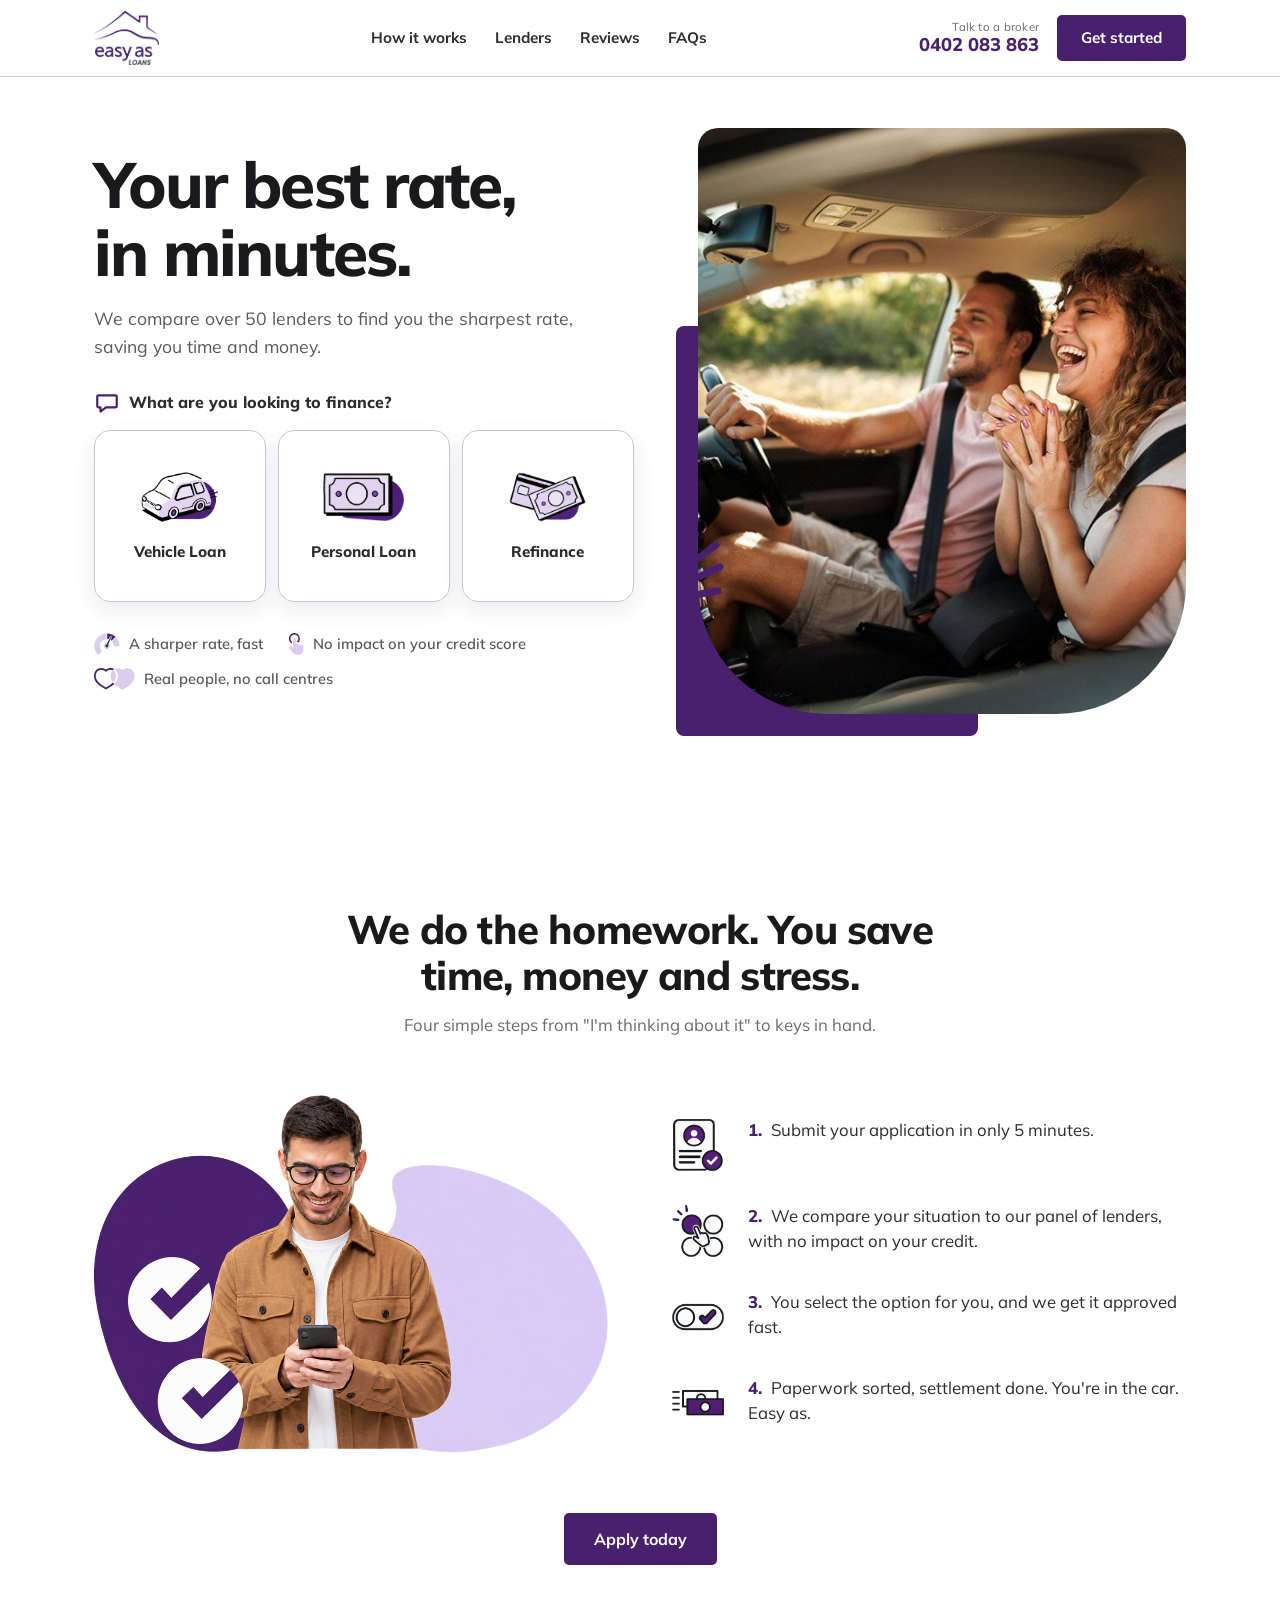
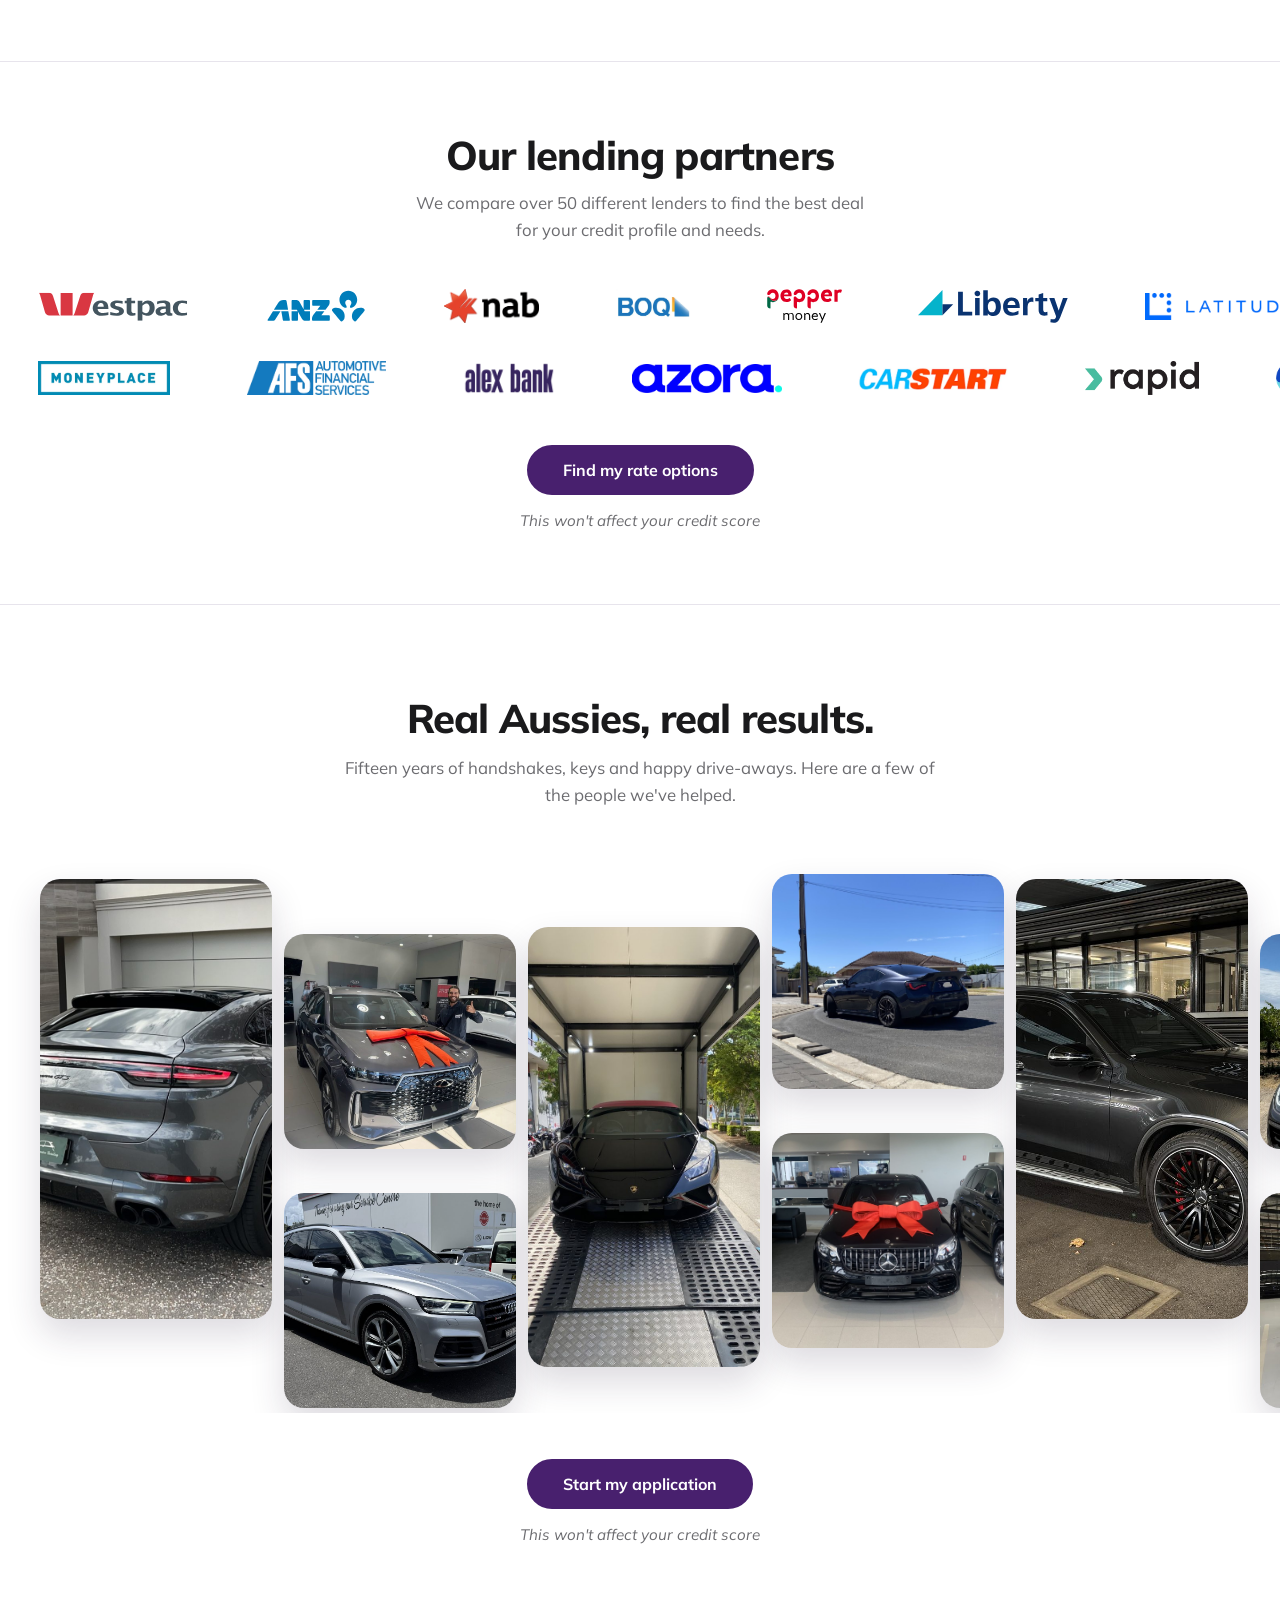
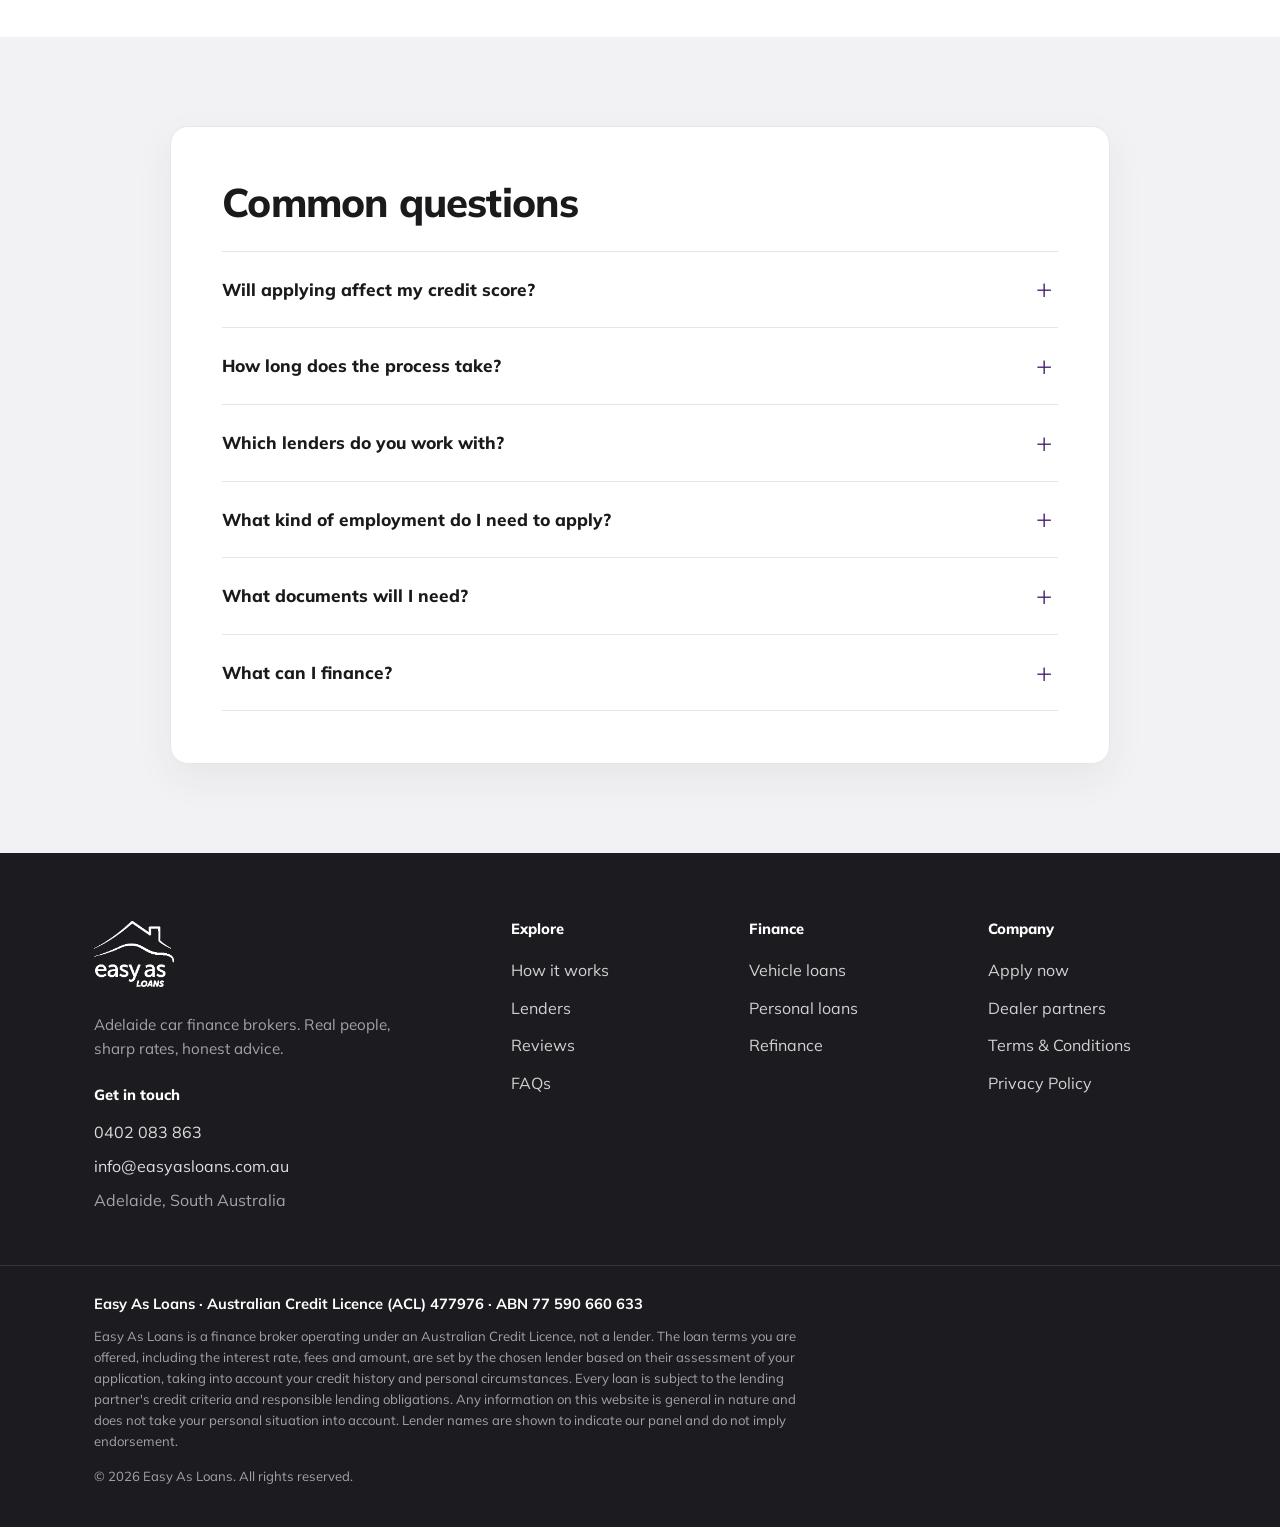
<file: index.html>
<!DOCTYPE html>
<html lang="en-AU">
<head>
  <meta charset="UTF-8" />
  <meta name="viewport" content="width=device-width, initial-scale=1.0" />
  <title>Easy As Loans — Car &amp; Finance Brokers | Adelaide</title>
  <meta name="description" content="Get your best rate in minutes. Easy As Loans compares 50+ lenders for a sharp car finance rate, with no impact on your credit score. Adelaide brokers, real people." />
  <meta name="facebook-domain-verification" content="qitr88r2ej9l2pz9zmem9q1fyxj0hn" />

  <!-- Open Graph / social preview -->
  <meta property="og:type" content="website" />
  <meta property="og:site_name" content="Easy As Loans" />
  <meta property="og:title" content="Easy As Loans — Car &amp; Finance Brokers | Adelaide" />
  <meta property="og:description" content="Get your best rate in minutes. We compare 50+ lenders with no impact on your credit score. Adelaide brokers, real people." />
  <meta property="og:url" content="https://easyasloans.com/" />
  <meta property="og:image" content="https://easyasloans.com/assets/hero.jpg" />
  <meta name="twitter:card" content="summary_large_image" />

  <link rel="canonical" href="https://easyasloans.com.au/" />

  <!-- Favicons / app icons -->
  <link rel="icon" href="/favicon.ico" sizes="any" />
  <link rel="icon" type="image/png" sizes="48x48" href="/assets/favicon-48.png" />
  <link rel="icon" type="image/png" sizes="32x32" href="/assets/favicon-32.png" />
  <link rel="icon" type="image/png" sizes="16x16" href="/assets/favicon-16.png" />
  <link rel="apple-touch-icon" href="/assets/apple-touch-icon.png" />
  <link rel="manifest" href="/site.webmanifest" />
  <meta name="theme-color" content="#48206E" />

  <!-- Structured data -->
  <script type="application/ld+json">
  {
    "@context": "https://schema.org",
    "@type": "FinancialService",
    "name": "Easy As Loans",
    "alternateName": "Easy As Loans Adelaide",
    "url": "https://easyasloans.com.au/",
    "logo": "https://easyasloans.com.au/assets/logo.png",
    "image": "https://easyasloans.com.au/assets/hero.jpg",
    "description": "Adelaide car finance brokers who compare 50+ lenders for a sharp rate, with no impact on your credit score.",
    "telephone": "+61402083863",
    "email": "info@easyasloans.com.au",
    "areaServed": "AU",
    "address": { "@type": "PostalAddress", "addressLocality": "Adelaide", "addressRegion": "SA", "addressCountry": "AU" },
    "identifier": [
      { "@type": "PropertyValue", "name": "Australian Credit Licence", "value": "477976" },
      { "@type": "PropertyValue", "name": "ABN", "value": "77 590 660 633" }
    ]
  }
  </script>

  <link rel="preconnect" href="https://fonts.googleapis.com" />
  <link rel="preconnect" href="https://fonts.gstatic.com" crossorigin />
  <link href="https://fonts.googleapis.com/css2?family=Mulish:ital,wght@0,400;0,500;0,600;0,700;0,800;0,900;1,400;1,500;1,600;1,800;1,900&display=swap" rel="stylesheet" />
  <link rel="stylesheet" href="styles.css" />

  <!-- Meta Pixel -->
  <script src="/pixel.js" data-pv="1"></script>
</head>
<body>
  <noscript><img height="1" width="1" style="display:none" alt="" src="https://www.facebook.com/tr?id=1375070801214225&ev=PageView&noscript=1" /></noscript>

  <!-- ============================ HEADER ============================ -->
  <header class="site-header js-header">
    <div class="container header-inner">
      <a href="#top" class="logo" aria-label="Easy As Loans home"><img class="logo-img" src="assets/logo.png" alt="Easy As Loans" /></a>

      <nav class="site-nav" aria-label="Primary">
        <a href="#process">How it works</a>
        <a href="#lenders">Lenders</a>
        <a href="#reviews">Reviews</a>
        <a href="#faq">FAQs</a>
      </nav>

      <div class="header-actions">
        <a class="header-phone" href="tel:+61402083863">
          <span class="header-phone-label">Talk to a broker</span>
          <span class="header-phone-number js-phone">0402 083 863</span>
        </a>
        <a class="btn btn-primary header-cta-desk" href="apply.html">Get started</a>
        <a class="btn btn-primary header-cta-mob" href="apply.html">Apply now</a>
      </div>
    </div>
  </header>

  <main id="top">

    <!-- ============================ HERO ============================ -->
    <section class="hero">
      <div class="container hero-inner">
        <div class="hero-text">
          <h1 class="hero-title">Your best rate,<br />in minutes.</h1>
          <p class="hero-lede">We compare over 50 lenders to find you the sharpest rate, saving you time and money.</p>

          <p class="hero-prompt">
            <svg class="prompt-ico" viewBox="0 0 24 24" fill="none" stroke="currentColor" stroke-width="2" stroke-linecap="round" stroke-linejoin="round" aria-hidden="true">
              <path d="M4 5h16a1 1 0 0 1 1 1v9a1 1 0 0 1-1 1h-9l-5 4v-4H4a1 1 0 0 1-1-1V6a1 1 0 0 1 1-1Z" />
            </svg>
            What are you looking to finance?
          </p>

          <div class="finance-cards finance-cards--three">
            <a class="fcard" href="apply.html?loan=car">
              <img class="fcard-img" src="assets/icons/vehicle.png" alt="" width="494" height="337" />
              <span class="fcard-label">Vehicle Loan</span>
            </a>
            <a class="fcard" href="apply.html?loan=personal">
              <img class="fcard-img" src="assets/icons/personal.png" alt="" width="439" height="279" />
              <span class="fcard-label">Personal Loan</span>
            </a>
            <a class="fcard" href="apply.html?loan=refinance">
              <img class="fcard-img" src="assets/icons/debt.png" alt="" width="435" height="296" />
              <span class="fcard-label">Refinance</span>
            </a>
          </div>

          <ul class="hero-trust">
            <li><img class="trust-ico" src="assets/icons/odometre.svg" alt="" aria-hidden="true" /> A sharper rate, fast</li>
            <li><img class="trust-ico" src="assets/icons/click.svg" alt="" aria-hidden="true" /> No impact on your credit score</li>
            <li><img class="trust-ico" src="assets/icons/hearts.svg" alt="" aria-hidden="true" /> Real people, no call centres</li>
          </ul>
        </div>

        <div class="hero-media">
          <div class="hero-figure">
            <span class="hero-square" aria-hidden="true"></span>
            <svg class="hero-rays" viewBox="0 0 60 70" fill="none" stroke="currentColor" stroke-width="7" stroke-linecap="round" aria-hidden="true">
              <path d="M52 6 L20 30" /><path d="M56 28 L26 42" /><path d="M54 52 L30 56" />
            </svg>
            <img class="hero-img" src="assets/hero.jpg" alt="A happy couple driving their new car" />
          </div>
        </div>
      </div>
    </section>

    <!-- ========================= HOW IT WORKS ======================== -->
    <section class="steps" id="process">
      <div class="container">
        <div class="steps-head">
          <h2 class="section-title">We do the homework. You save time, money and stress.</h2>
          <p class="section-sub">Four simple steps from "I'm thinking about it" to keys in hand.</p>
        </div>
        <div class="steps-layout">
        <div class="steps-media">
          <img src="assets/how-it-works.png" alt="A happy Easy As Loans customer applying on their phone" width="1466" height="1027" loading="lazy" />
        </div>
        <ol class="steps-grid">
          <li class="step">
            <span class="step-ico"><img src="assets/icons/step1.png" alt="" width="365" height="365" loading="lazy" /></span>
            <h3 class="step-h"><span class="step-n">1.</span> Submit your application in only 5 minutes.</h3>
          </li>
          <li class="step">
            <span class="step-ico"><img src="assets/icons/step2.png" alt="" width="365" height="365" loading="lazy" /></span>
            <h3 class="step-h"><span class="step-n">2.</span> We compare your situation to our panel of lenders, with no impact on your credit.</h3>
          </li>
          <li class="step">
            <span class="step-ico"><img src="assets/icons/step3.png" alt="" width="415" height="415" loading="lazy" /></span>
            <h3 class="step-h"><span class="step-n">3.</span> You select the option for you, and we get it approved fast.</h3>
          </li>
          <li class="step">
            <span class="step-ico"><img src="assets/icons/step4.png" alt="" width="368" height="368" loading="lazy" /></span>
            <h3 class="step-h"><span class="step-n">4.</span> Paperwork sorted, settlement done. You're in the car. Easy as.</h3>
          </li>
        </ol>
        </div>
        <div class="steps-cta">
          <a class="btn btn-primary btn-lg" href="apply.html">Apply today</a>
        </div>
      </div>
    </section>

    <!-- ========================= LENDER WALL ========================= -->
    <section class="lenders" id="lenders" aria-label="Lenders we compare">
      <h2 class="section-title lenders-title container">Our lending partners</h2>
      <p class="lenders-sub container">We compare over 50 different lenders to find the best deal for your credit profile and needs.</p>
      <div class="logo-rows">
        <div class="logo-row">
          <div class="logo-track logo-track--left">
            <div class="logo-cell"><img src="assets/lenders/westpac.svg" alt="Westpac" loading="eager" /></div>
            <div class="logo-cell"><img src="assets/lenders/anz.svg" alt="Anz" loading="eager" /></div>
            <div class="logo-cell"><img src="assets/lenders/nab.webp" alt="Nab" loading="eager" /></div>
            <div class="logo-cell"><img src="assets/lenders/boq.webp" alt="Boq" loading="eager" /></div>
            <div class="logo-cell"><img src="assets/lenders/pepper-money.svg" alt="Pepper Money" loading="eager" /></div>
            <div class="logo-cell"><img src="assets/lenders/liberty.svg" alt="Liberty" loading="eager" /></div>
            <div class="logo-cell"><img src="assets/lenders/latitude.webp" alt="Latitude" loading="eager" /></div>
            <div class="logo-cell"><img src="assets/lenders/plenti.webp" alt="Plenti" loading="eager" /></div>
            <div class="logo-cell"><img src="assets/lenders/now-finance.svg" alt="Now Finance" loading="eager" /></div>
            <div class="logo-cell"><img src="assets/lenders/wisr.webp" alt="Wisr" loading="eager" /></div>
            <div class="logo-cell"><img src="assets/lenders/firstmac.webp" alt="Firstmac" loading="eager" /></div>
            <div class="logo-cell"><img src="assets/lenders/money3.webp" alt="Money3" loading="eager" /></div>
            <div class="logo-cell"><img src="assets/lenders/moneyme.webp" alt="Moneyme" loading="eager" /></div>
            <div class="logo-cell"><img src="assets/lenders/angle-finance.webp" alt="Angle Finance" loading="eager" /></div>
            <div class="logo-cell"><img src="assets/lenders/metro.webp" alt="Metro" loading="eager" /></div>
            <div class="logo-cell"><img src="assets/lenders/westpac.svg" alt="Westpac" loading="eager" /></div>
            <div class="logo-cell"><img src="assets/lenders/anz.svg" alt="Anz" loading="eager" /></div>
            <div class="logo-cell"><img src="assets/lenders/nab.webp" alt="Nab" loading="eager" /></div>
            <div class="logo-cell"><img src="assets/lenders/boq.webp" alt="Boq" loading="eager" /></div>
            <div class="logo-cell"><img src="assets/lenders/pepper-money.svg" alt="Pepper Money" loading="eager" /></div>
            <div class="logo-cell"><img src="assets/lenders/liberty.svg" alt="Liberty" loading="eager" /></div>
            <div class="logo-cell"><img src="assets/lenders/latitude.webp" alt="Latitude" loading="eager" /></div>
            <div class="logo-cell"><img src="assets/lenders/plenti.webp" alt="Plenti" loading="eager" /></div>
            <div class="logo-cell"><img src="assets/lenders/now-finance.svg" alt="Now Finance" loading="eager" /></div>
            <div class="logo-cell"><img src="assets/lenders/wisr.webp" alt="Wisr" loading="eager" /></div>
            <div class="logo-cell"><img src="assets/lenders/firstmac.webp" alt="Firstmac" loading="eager" /></div>
            <div class="logo-cell"><img src="assets/lenders/money3.webp" alt="Money3" loading="eager" /></div>
            <div class="logo-cell"><img src="assets/lenders/moneyme.webp" alt="Moneyme" loading="eager" /></div>
            <div class="logo-cell"><img src="assets/lenders/angle-finance.webp" alt="Angle Finance" loading="eager" /></div>
            <div class="logo-cell"><img src="assets/lenders/metro.webp" alt="Metro" loading="eager" /></div>
          </div>
        </div>
        <div class="logo-row">
          <div class="logo-track logo-track--right">
            <div class="logo-cell"><img src="assets/lenders/moneyplace.webp" alt="Moneyplace" loading="eager" /></div>
            <div class="logo-cell"><img src="assets/lenders/afs.avif" alt="Afs" loading="eager" /></div>
            <div class="logo-cell"><img src="assets/lenders/alex-bank.webp" alt="Alex Bank" loading="eager" /></div>
            <div class="logo-cell"><img src="assets/lenders/azora.webp" alt="Azora" loading="eager" /></div>
            <div class="logo-cell"><img src="assets/lenders/carstart.webp" alt="Carstart" loading="eager" /></div>
            <div class="logo-cell"><img src="assets/lenders/rapid.webp" alt="Rapid" loading="eager" /></div>
            <div class="logo-cell"><img src="assets/lenders/omm.webp" alt="Omm" loading="eager" /></div>
            <div class="logo-cell"><img src="assets/lenders/mmautopay.webp" alt="Mmautopay" loading="eager" /></div>
            <div class="logo-cell"><img src="assets/lenders/affordable-car-loans.svg" alt="Affordable Car Loans" loading="eager" /></div>
            <div class="logo-cell"><img src="assets/lenders/lender-01.webp" alt="Lender" loading="eager" /></div>
            <div class="logo-cell"><img src="assets/lenders/lender-02.webp" alt="Lender" loading="eager" /></div>
            <div class="logo-cell"><img src="assets/lenders/lender-03.webp" alt="Lender" loading="eager" /></div>
            <div class="logo-cell"><img src="assets/lenders/lender-04.webp" alt="Lender" loading="eager" /></div>
            <div class="logo-cell"><img src="assets/lenders/lender-05.webp" alt="Lender" loading="eager" /></div>
            <div class="logo-cell"><img src="assets/lenders/moneyplace.webp" alt="Moneyplace" loading="eager" /></div>
            <div class="logo-cell"><img src="assets/lenders/afs.avif" alt="Afs" loading="eager" /></div>
            <div class="logo-cell"><img src="assets/lenders/alex-bank.webp" alt="Alex Bank" loading="eager" /></div>
            <div class="logo-cell"><img src="assets/lenders/azora.webp" alt="Azora" loading="eager" /></div>
            <div class="logo-cell"><img src="assets/lenders/carstart.webp" alt="Carstart" loading="eager" /></div>
            <div class="logo-cell"><img src="assets/lenders/rapid.webp" alt="Rapid" loading="eager" /></div>
            <div class="logo-cell"><img src="assets/lenders/omm.webp" alt="Omm" loading="eager" /></div>
            <div class="logo-cell"><img src="assets/lenders/mmautopay.webp" alt="Mmautopay" loading="eager" /></div>
            <div class="logo-cell"><img src="assets/lenders/affordable-car-loans.svg" alt="Affordable Car Loans" loading="eager" /></div>
            <div class="logo-cell"><img src="assets/lenders/lender-01.webp" alt="Lender" loading="eager" /></div>
            <div class="logo-cell"><img src="assets/lenders/lender-02.webp" alt="Lender" loading="eager" /></div>
            <div class="logo-cell"><img src="assets/lenders/lender-03.webp" alt="Lender" loading="eager" /></div>
            <div class="logo-cell"><img src="assets/lenders/lender-04.webp" alt="Lender" loading="eager" /></div>
            <div class="logo-cell"><img src="assets/lenders/lender-05.webp" alt="Lender" loading="eager" /></div>
          </div>
        </div>
      </div>
      <div class="lenders-cta container">
        <a class="btn btn-primary btn-lg lenders-btn" href="apply.html">Find my rate options</a>
        <span class="lenders-cta-note">This won't affect your credit score</span>
      </div>
    </section>

    <!-- ====================== REVIEWS ====================== -->
    <section class="reviews" id="reviews" aria-label="Customer reviews">
      <div class="container reviews-head reviews-head--center">
        <h2 class="section-title">Real Aussies, real results.</h2>
        <p class="section-sub">Fifteen years of handshakes, keys and happy drive-aways. Here are a few of the people we've helped.</p>
      </div>
      <div class="wall-row">
        <div class="wall-track">
          <div class="wall-col"><figure class="wall-card wall-card--tall"><img src="assets/reviews/review-6.jpg" alt="Easy As Loans customer with their car" loading="lazy" /></figure></div>
          <div class="wall-col"><figure class="wall-card wall-card--short"><img src="assets/reviews/review-2.jpg" alt="Easy As Loans customer with their car" loading="lazy" /></figure><figure class="wall-card wall-card--short"><img src="assets/reviews/review-9.jpg" alt="Easy As Loans customer with their car" loading="lazy" /></figure></div>
          <div class="wall-col"><figure class="wall-card wall-card--tall"><img src="assets/reviews/review-13.jpg" alt="Easy As Loans customer with their car" loading="lazy" /></figure></div>
          <div class="wall-col"><figure class="wall-card wall-card--short"><img src="assets/reviews/review-4.jpg" alt="Easy As Loans customer with their car" loading="lazy" /></figure><figure class="wall-card wall-card--short"><img src="assets/reviews/review-7.jpg" alt="Easy As Loans customer with their car" loading="lazy" /></figure></div>
          <div class="wall-col"><figure class="wall-card wall-card--tall"><img src="assets/reviews/review-11.jpg" alt="Easy As Loans customer with their car" loading="lazy" /></figure></div>
          <div class="wall-col"><figure class="wall-card wall-card--short"><img src="assets/reviews/review-1.jpg" alt="Easy As Loans customer with their car" loading="lazy" /></figure><figure class="wall-card wall-card--short"><img src="assets/reviews/review-8.jpg" alt="Easy As Loans customer with their car" loading="lazy" /></figure></div>
          <div class="wall-col"><figure class="wall-card wall-card--tall"><img src="assets/reviews/review-3.jpg" alt="Easy As Loans customer with their car" loading="lazy" /></figure></div>
          <div class="wall-col"><figure class="wall-card wall-card--short"><img src="assets/reviews/review-12.jpg" alt="Easy As Loans customer with their car" loading="lazy" /></figure><figure class="wall-card wall-card--short"><img src="assets/reviews/review-5.jpg" alt="Easy As Loans customer with their car" loading="lazy" /></figure></div>
          <div class="wall-col"><figure class="wall-card wall-card--tall"><img src="assets/reviews/review-6.jpg" alt="Easy As Loans customer with their car" loading="lazy" /></figure></div>
          <div class="wall-col"><figure class="wall-card wall-card--short"><img src="assets/reviews/review-2.jpg" alt="Easy As Loans customer with their car" loading="lazy" /></figure><figure class="wall-card wall-card--short"><img src="assets/reviews/review-9.jpg" alt="Easy As Loans customer with their car" loading="lazy" /></figure></div>
          <div class="wall-col"><figure class="wall-card wall-card--tall"><img src="assets/reviews/review-13.jpg" alt="Easy As Loans customer with their car" loading="lazy" /></figure></div>
          <div class="wall-col"><figure class="wall-card wall-card--short"><img src="assets/reviews/review-4.jpg" alt="Easy As Loans customer with their car" loading="lazy" /></figure><figure class="wall-card wall-card--short"><img src="assets/reviews/review-7.jpg" alt="Easy As Loans customer with their car" loading="lazy" /></figure></div>
          <div class="wall-col"><figure class="wall-card wall-card--tall"><img src="assets/reviews/review-11.jpg" alt="Easy As Loans customer with their car" loading="lazy" /></figure></div>
          <div class="wall-col"><figure class="wall-card wall-card--short"><img src="assets/reviews/review-1.jpg" alt="Easy As Loans customer with their car" loading="lazy" /></figure><figure class="wall-card wall-card--short"><img src="assets/reviews/review-8.jpg" alt="Easy As Loans customer with their car" loading="lazy" /></figure></div>
          <div class="wall-col"><figure class="wall-card wall-card--tall"><img src="assets/reviews/review-3.jpg" alt="Easy As Loans customer with their car" loading="lazy" /></figure></div>
          <div class="wall-col"><figure class="wall-card wall-card--short"><img src="assets/reviews/review-12.jpg" alt="Easy As Loans customer with their car" loading="lazy" /></figure><figure class="wall-card wall-card--short"><img src="assets/reviews/review-5.jpg" alt="Easy As Loans customer with their car" loading="lazy" /></figure></div>
        </div>
      </div>
      <div class="reviews-cta container">
        <a class="btn btn-primary btn-lg lenders-btn" href="apply.html">Start my application</a>
        <span class="lenders-cta-note">This won't affect your credit score</span>
      </div>
    </section>

    <!-- ============================ FAQ ============================ -->
    <section class="faq" id="faq">
      <div class="container faq-inner">
        <h2 class="section-title">Common questions</h2>
        <div class="faq-list">
          <details class="faq-item">
            <summary>Will applying affect my credit score?</summary>
            <div class="faq-body"><p>No. Protecting your credit score is our priority. We compare every lender and option on our panel to find you the best solution from the outset, so we get it right the first time and avoid the unnecessary enquiries that can make approval harder down the track. The only time your credit file is touched is when you give us the green light to submit your application.</p></div>
          </details>
          <details class="faq-item">
            <summary>How long does the process take?</summary>
            <div class="faq-body"><p>We can often secure a pre-approval within 24 hours, so you don't miss out on the car you're after and have your funds ready when you need them. Timelines vary by lender and your individual profile, but we work nights and weekends to keep things moving and get you sorted as fast as possible.</p></div>
          </details>
          <details class="faq-item">
            <summary>Which lenders do you work with?</summary>
            <div class="faq-body"><p>We work with an extensive panel of over 50 specialised lenders, so we have a solution for almost every situation. Our relationships with those lenders often give us access to sharper rates than you'd get going direct. We compare your options right across the panel to find the best rate for your profile, which is frequently lower than the banks.</p></div>
          </details>
          <details class="faq-item">
            <summary>What kind of employment do I need to apply?</summary>
            <div class="faq-body"><p>We work with a wide range of lenders, so we can assist if you're employed full-time, part-time, or casually. We also support business applications, including sole traders, companies, and trusts.</p></div>
          </details>
          <details class="faq-item">
            <summary>What documents will I need?</summary>
            <div class="faq-body"><p>The documents we need can vary depending on your application and the lender we go to. In most cases, you'll need proof of identity, proof of income, and details of any existing liabilities. We'll guide you through the exact requirements based on your circumstances and the loan type.</p></div>
          </details>
          <details class="faq-item">
            <summary>What can I finance?</summary>
            <div class="faq-body"><p>Almost anything, structured as either a secured or unsecured loan. That covers cars, utes, caravans, boats, bikes and personal loans. If it's not on the list, just ask.</p></div>
          </details>
        </div>
      </div>
    </section>

  </main>

  <!-- ============================ FOOTER ============================ -->
  <footer class="site-footer">
    <div class="container footer-inner">
      <div class="footer-brand">
        <a href="#top" class="logo logo-reversed" aria-label="Easy As Loans home"><img class="logo-img is-reversed" src="assets/logo.png" alt="Easy As Loans" /></a>
        <p class="footer-tag">Adelaide car finance brokers. Real people, sharp rates, honest advice.</p>
        <div class="footer-contact">
          <h4 class="footer-h">Get in touch</h4>
          <a href="tel:+61402083863" class="js-phone">0402 083 863</a>
          <a href="mailto:info@easyasloans.com.au">info@easyasloans.com.au</a>
          <span class="footer-static">Adelaide, South Australia</span>
        </div>
      </div>
      <nav class="footer-col" aria-label="Explore">
        <h4 class="footer-h">Explore</h4>
        <a href="#process">How it works</a>
        <a href="#lenders">Lenders</a>
        <a href="#reviews">Reviews</a>
        <a href="#faq">FAQs</a>
      </nav>
      <nav class="footer-col" aria-label="Finance">
        <h4 class="footer-h">Finance</h4>
        <a href="apply.html?loan=car">Vehicle loans</a>
        <a href="apply.html?loan=personal">Personal loans</a>
        <a href="apply.html?loan=refinance">Refinance</a>
      </nav>
      <nav class="footer-col" aria-label="Company">
        <h4 class="footer-h">Company</h4>
        <a href="apply.html">Apply now</a>
        <a href="dealers.html">Dealer partners</a>
        <a href="terms.html">Terms &amp; Conditions</a>
        <a href="privacy.html">Privacy Policy</a>
      </nav>
    </div>
    <div class="footer-legal">
      <div class="container">
        <p class="footer-licence">Easy As Loans · Australian Credit Licence (ACL) 477976 · ABN 77 590 660 633</p>
        <p class="footer-disclaimer">Easy As Loans is a finance broker operating under an Australian Credit Licence, not a lender. The loan terms you are offered, including the interest rate, fees and amount, are set by the chosen lender based on their assessment of your application, taking into account your credit history and personal circumstances. Every loan is subject to the lending partner's credit criteria and responsible lending obligations. Any information on this website is general in nature and does not take your personal situation into account. Lender names are shown to indicate our panel and do not imply endorsement.</p>
        <p class="footer-copy">© <span class="js-year">2026</span> Easy As Loans. All rights reserved.</p>
      </div>
    </div>
  </footer>

  <script src="attribution.js"></script>
  <script src="phone.js"></script>
  <script src="script.js"></script>
</body>
</html>
</file>
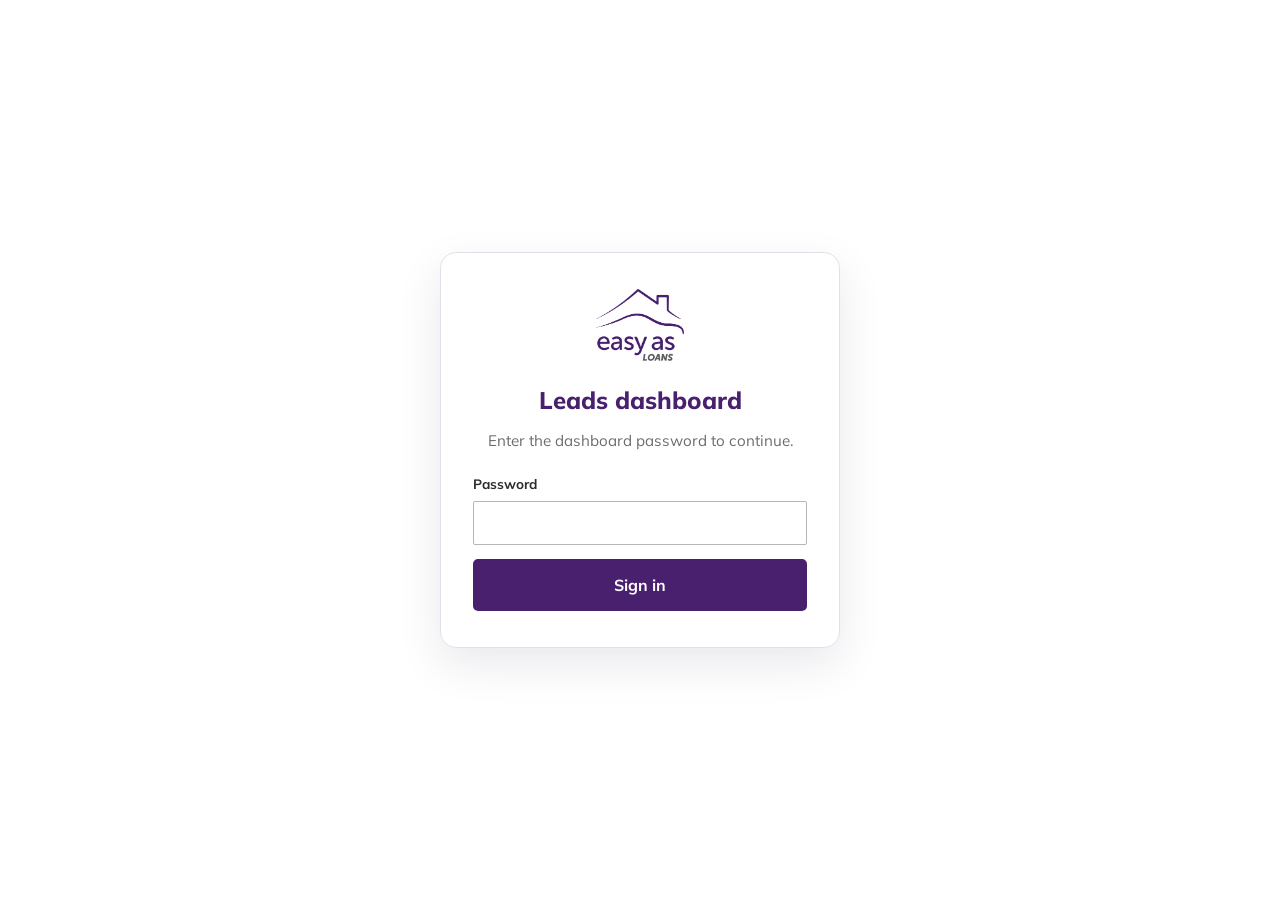
<file: admin/index.html>
<!DOCTYPE html>
<html lang="en-AU">
<head>
  <meta charset="UTF-8" />
  <meta name="viewport" content="width=device-width, initial-scale=1.0" />
  <meta name="robots" content="noindex, nofollow" />
  <title>Leads — Easy As Loans</title>
  <link rel="icon" href="/favicon.ico" sizes="any" />
  <meta name="theme-color" content="#48206E" />
  <link rel="preconnect" href="https://fonts.googleapis.com" />
  <link rel="preconnect" href="https://fonts.gstatic.com" crossorigin />
  <link href="https://fonts.googleapis.com/css2?family=Mulish:ital,wght@0,400;0,500;0,600;0,700;0,800;0,900;1,400;1,500;1,600;1,800;1,900&display=swap" rel="stylesheet" />
  <link rel="stylesheet" href="../styles.css" />
  <link rel="stylesheet" href="admin.css" />
</head>
<body class="admin">

  <!-- Login -->
  <div class="admin-login js-login">
    <form class="login-card js-login-form">
      <a class="logo" aria-label="Easy As Loans" href="../index.html" style="justify-content:center;margin-bottom:8px"><img class="logo-img" src="../assets/logo.png" alt="Easy As Loans" /></a>
      <h1 class="login-title">Leads dashboard</h1>
      <p class="login-sub">Enter the dashboard password to continue.</p>
      <div class="field">
        <label for="pw">Password</label>
        <input type="password" id="pw" class="js-pw" autocomplete="current-password" required />
      </div>
      <button type="submit" class="btn btn-primary btn-lg btn-block">Sign in</button>
      <p class="form-error js-login-error" hidden>Incorrect password.</p>
    </form>
  </div>

  <!-- App -->
  <div class="admin-app js-app" hidden>
    <header class="admin-bar">
      <div class="admin-bar-left">
        <img class="logo-img is-reversed" src="../assets/logo.png" alt="Easy As Loans" />
        <span class="admin-title">Leads</span>
      </div>
      <div class="admin-bar-right">
        <span class="admin-user js-user"></span>
        <span class="admin-count js-count">0 leads</span>
        <button type="button" class="btn btn-ghost js-refresh">Refresh</button>
        <button type="button" class="btn btn-ghost js-logout">Log out</button>
      </div>
    </header>

    <div class="admin-toolbar">
      <input type="search" class="admin-search js-search" placeholder="Search by name or phone number…" />
    </div>

    <div class="admin-boardwrap">
      <div class="admin-board js-board"></div>
      <p class="admin-empty js-empty" hidden>No leads yet. They'll appear here as soon as someone completes the form.</p>
    </div>
  </div>

  <!-- Lead detail drawer -->
  <div class="drawer js-drawer" hidden>
    <div class="drawer-overlay js-drawer-close"></div>
    <aside class="drawer-panel" role="dialog" aria-modal="true" aria-label="Lead detail">
      <button type="button" class="drawer-close js-drawer-close" aria-label="Close">&times;</button>
      <div class="js-detail"></div>
    </aside>
  </div>

  <script src="admin.js"></script>
</body>
</html>
</file>
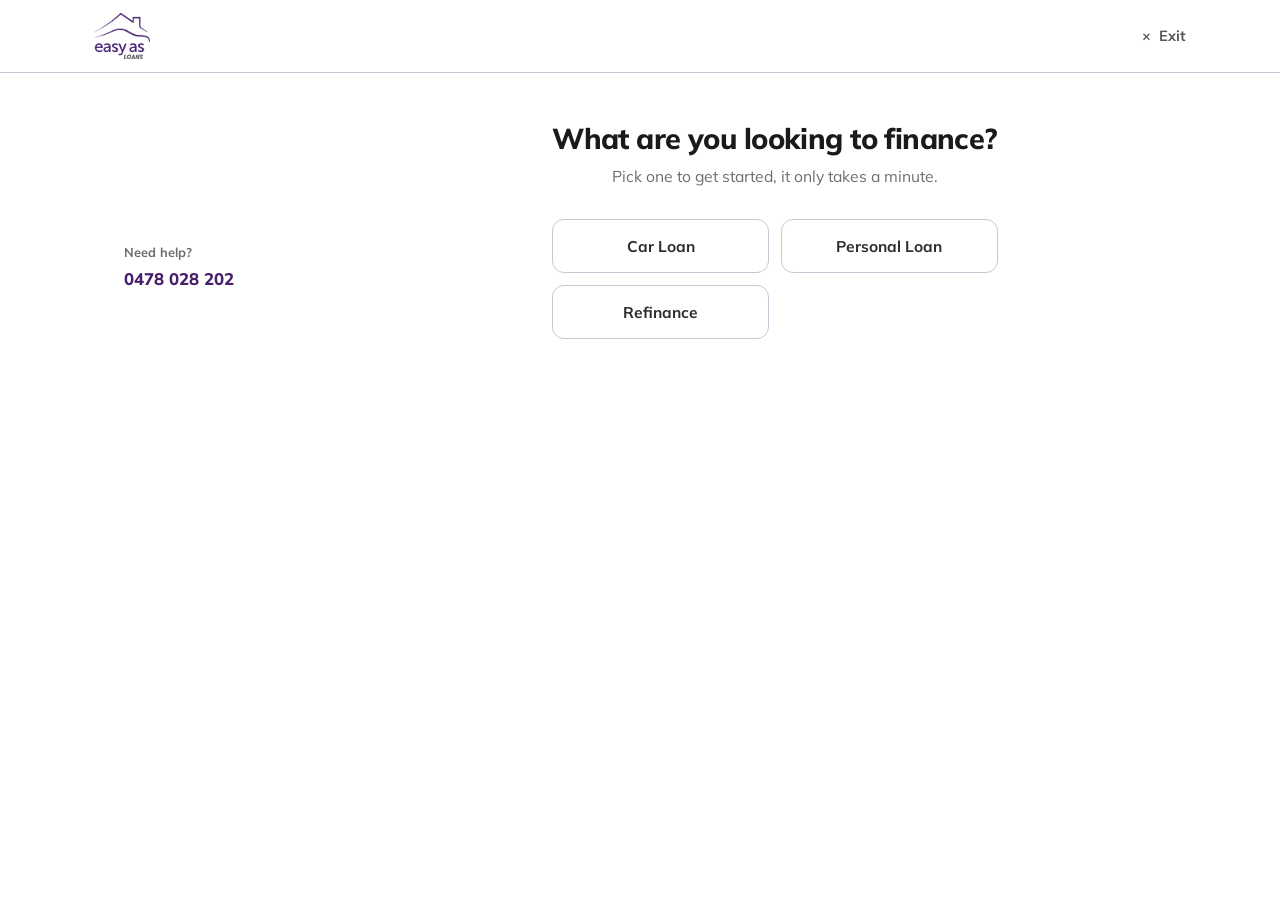
<file: apply.html>
<!DOCTYPE html>
<html lang="en-AU">
<head>
  <meta charset="UTF-8" />
  <meta name="viewport" content="width=device-width, initial-scale=1.0" />
  <title>Apply — Easy As Loans</title>
  <meta name="robots" content="noindex" />
  <link rel="icon" href="/favicon.ico" sizes="any" />
  <link rel="apple-touch-icon" href="/assets/apple-touch-icon.png" />
  <meta name="theme-color" content="#48206E" />
  <link rel="preconnect" href="https://fonts.googleapis.com" />
  <link rel="preconnect" href="https://fonts.gstatic.com" crossorigin />
  <link href="https://fonts.googleapis.com/css2?family=Mulish:ital,wght@0,400;0,500;0,600;0,700;0,800;0,900;1,400;1,500;1,600;1,800;1,900&display=swap" rel="stylesheet" />
  <link rel="stylesheet" href="styles.css" />
  <link rel="stylesheet" href="apply.css" />

  <!-- Meta Pixel init only (no PageView here); Lead is fired on successful submit -->
  <script src="/pixel.js" data-pv="0"></script>
</head>
<body class="apply-page">

  <header class="apply-top">
    <div class="container">
      <a href="index.html" class="logo" aria-label="Easy As Loans home"><img class="logo-img" src="assets/logo.png" alt="Easy As Loans" /></a>
      <a href="index.html" class="apply-exit">&times;&nbsp; Exit</a>
    </div>
  </header>

  <div class="apply-mobilebar">
    <div class="mb-row"><span class="js-mb-label">Loan</span><span class="js-mb-count">Step 1</span></div>
    <div class="mb-track"><div class="mb-fill js-mb-fill" style="width:20%"></div></div>
  </div>

  <div class="apply-wrap">
    <aside class="apply-side">
      <button type="button" class="apply-back js-back">&larr; Back</button>
      <ol class="apply-steps js-steps"></ol>
      <div class="apply-help">
        <p class="apply-help-h">Need help?</p>
        <a class="apply-help-num js-phone" href="tel:+61402083863">0402 083 863</a>
      </div>
    </aside>

    <main class="apply-main">
      <div class="js-step-root"></div>
    </main>
  </div>

  <script src="attribution.js"></script>
  <script src="phone.js"></script>
  <script src="apply.js"></script>
</body>
</html>
</file>
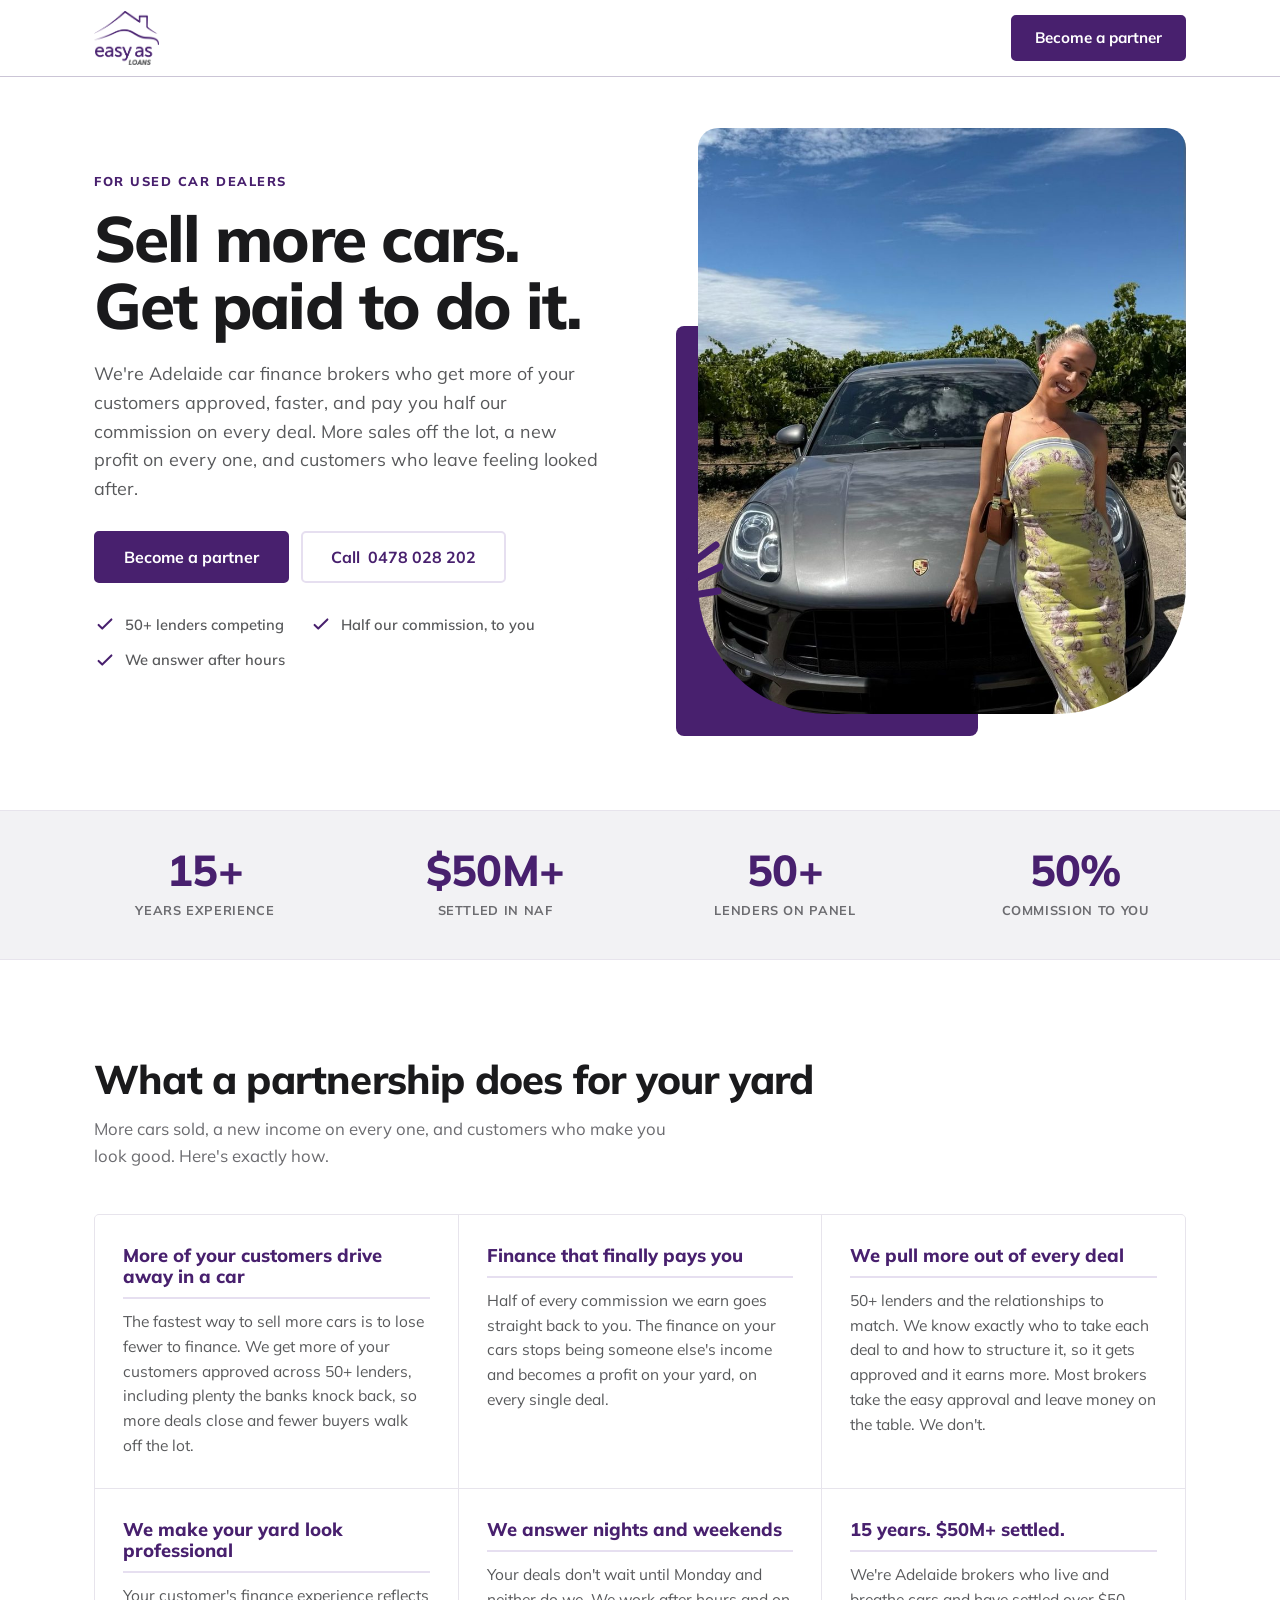
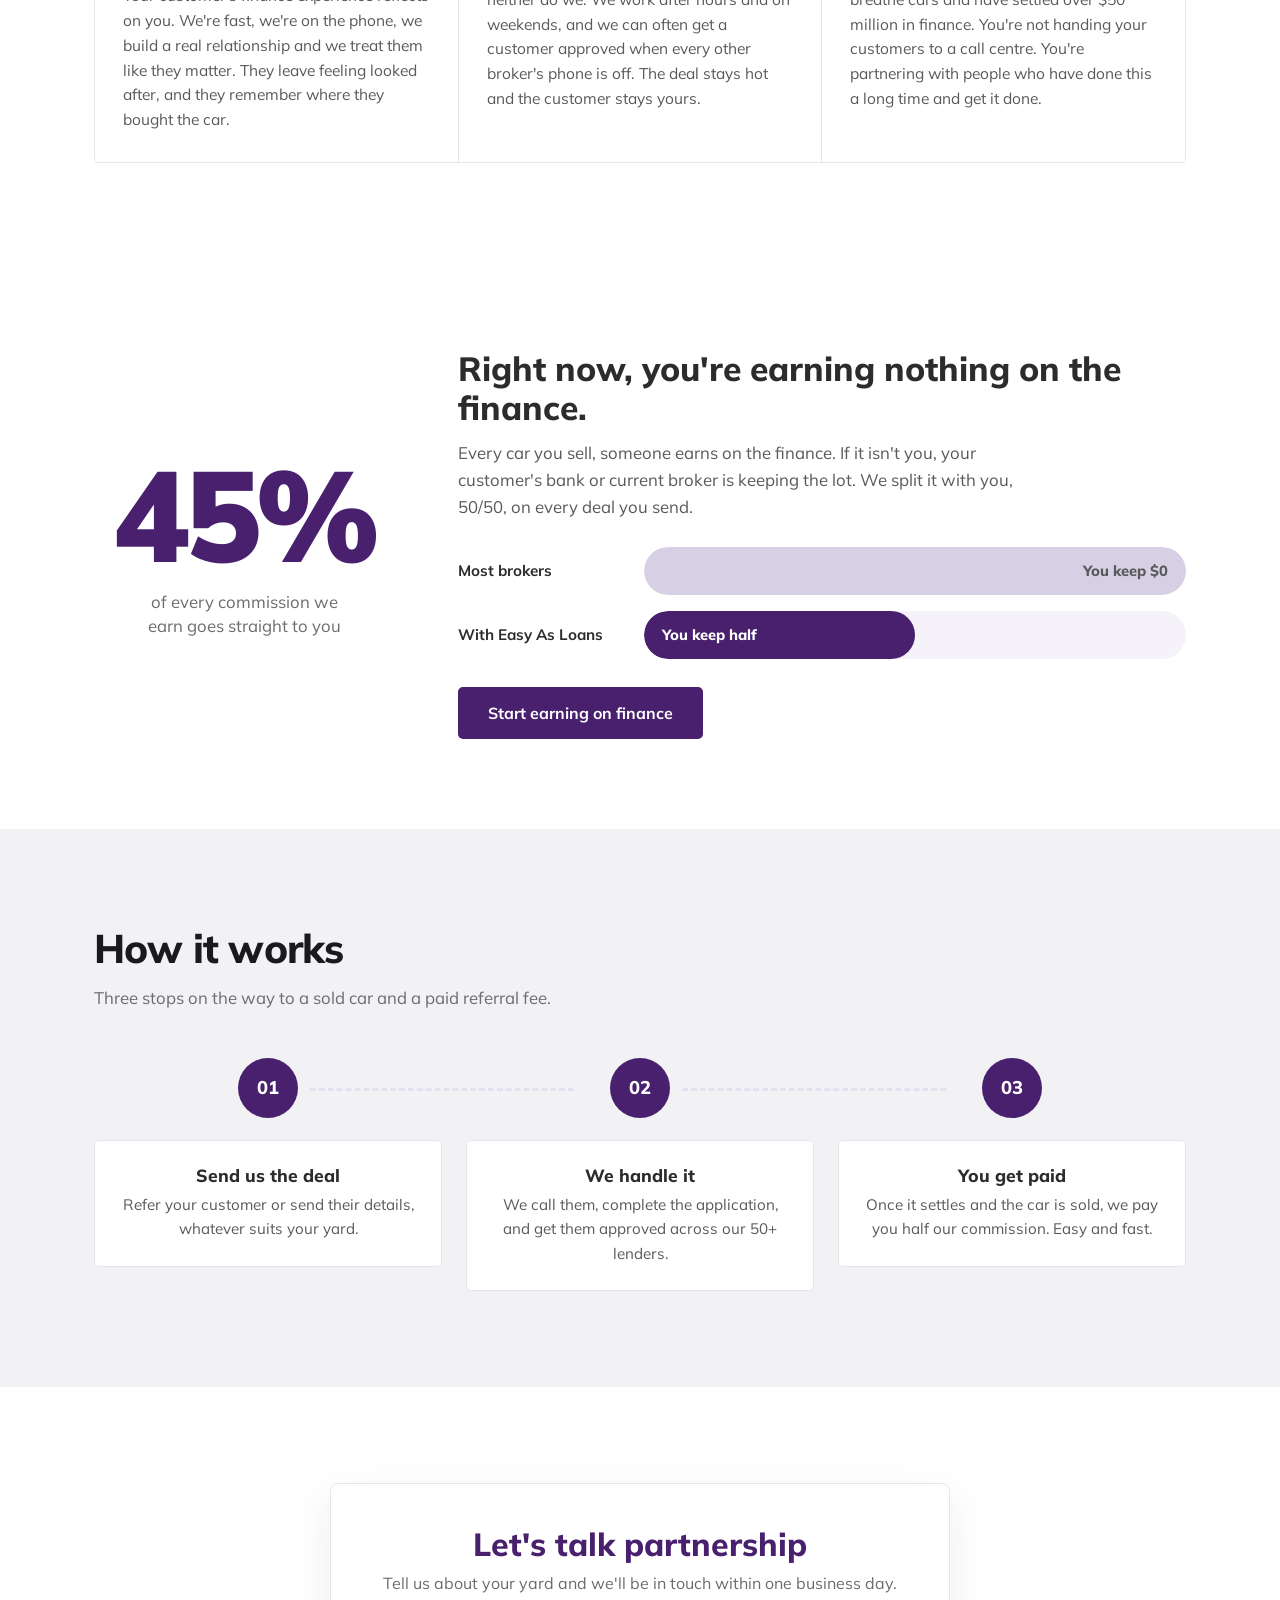
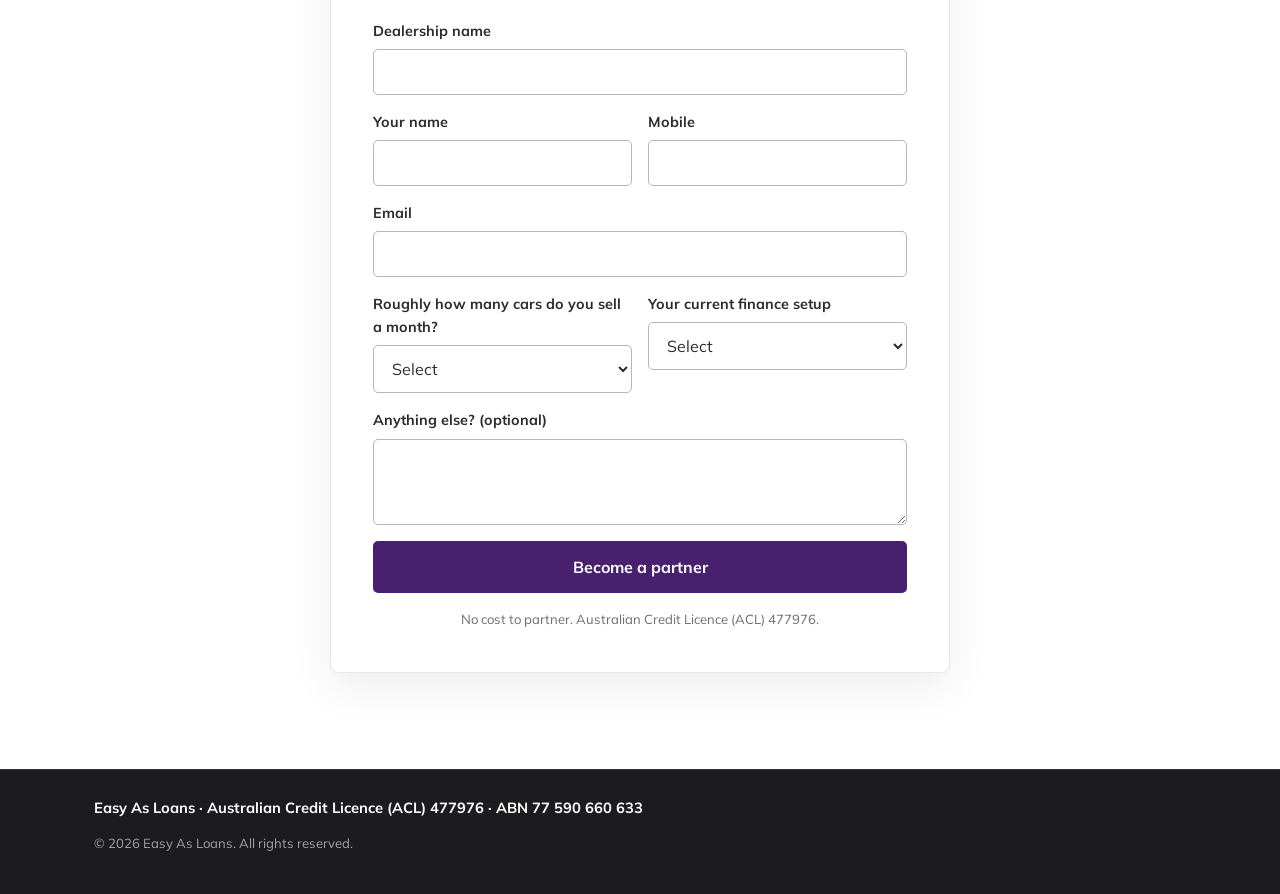
<file: dealers.html>
<!DOCTYPE html>
<html lang="en-AU">
<head>
  <meta charset="UTF-8" />
  <meta name="viewport" content="width=device-width, initial-scale=1.0" />
  <title>Dealer Partnerships | Easy As Loans</title>
  <meta name="description" content="Partner with Easy As Loans. We know cars inside out, have the best access to 50+ lenders, work harder and faster than anyone, and pay you half our commission on every deal." />

  <link rel="canonical" href="https://easyasloans.com.au/dealers" />
  <meta property="og:type" content="website" />
  <meta property="og:title" content="Sell more cars. Get paid to do it. | Easy As Loans" />
  <meta property="og:description" content="We finance your customers across 50+ lenders and pay you half our commission on every deal." />
  <meta property="og:url" content="https://easyasloans.com/dealers" />

  <link rel="icon" href="/favicon.ico" sizes="any" />
  <link rel="apple-touch-icon" href="/assets/apple-touch-icon.png" />
  <meta name="theme-color" content="#48206E" />

  <link rel="preconnect" href="https://fonts.googleapis.com" />
  <link rel="preconnect" href="https://fonts.gstatic.com" crossorigin />
  <link href="https://fonts.googleapis.com/css2?family=Mulish:ital,wght@0,400;0,500;0,600;0,700;0,800;0,900;1,800;1,900&display=swap" rel="stylesheet" />
  <link rel="stylesheet" href="styles.css" />
  <link rel="stylesheet" href="dealers.css" />

  <!-- Meta Pixel (PageView here; standard Lead event fires on dealer form completion) -->
  <script src="/pixel.js" data-pv="1"></script>
</head>
<body>
  <noscript><img height="1" width="1" style="display:none" alt="" src="https://www.facebook.com/tr?id=1375070801214225&ev=PageView&noscript=1" /></noscript>
  <header class="site-header">
    <div class="container header-inner">
      <a href="index.html" class="logo" aria-label="Easy As Loans home"><img class="logo-img" src="assets/logo.png" alt="Easy As Loans" /></a>
      <div class="header-actions">
        <a class="btn btn-primary" href="#partner">Become a partner</a>
      </div>
    </div>
  </header>

  <main>
    <!-- HERO -->
    <section class="hero">
      <div class="container hero-inner">
        <div class="hero-text">
          <p class="d-kicker">For used car dealers</p>
          <h1 class="hero-title">Sell more cars.<br />Get paid to do it.</h1>
          <p class="d-hero-sub">
            We're Adelaide car finance brokers who get more of your customers approved, faster,
            and pay you half our commission on every deal. More sales off the lot, a new profit
            on every one, and customers who leave feeling looked after.
          </p>
          <div class="d-cta-row">
            <a href="#partner" class="btn btn-primary btn-lg">Become a partner</a>
            <a href="tel:+61402083863" class="btn btn-ghost btn-lg">Call <span class="js-phone">0402 083 863</span></a>
          </div>
          <ul class="hero-trust">
            <li><svg class="trust-ico" viewBox="0 0 24 24" fill="none" stroke="currentColor" stroke-width="2.2" stroke-linecap="round" stroke-linejoin="round"><path d="M5 13l4 4L19 7"/></svg>50+ lenders competing</li>
            <li><svg class="trust-ico" viewBox="0 0 24 24" fill="none" stroke="currentColor" stroke-width="2.2" stroke-linecap="round" stroke-linejoin="round"><path d="M5 13l4 4L19 7"/></svg>Half our commission, to you</li>
            <li><svg class="trust-ico" viewBox="0 0 24 24" fill="none" stroke="currentColor" stroke-width="2.2" stroke-linecap="round" stroke-linejoin="round"><path d="M5 13l4 4L19 7"/></svg>We answer after hours</li>
          </ul>
        </div>
        <div class="hero-media">
          <div class="hero-figure">
            <span class="hero-square" aria-hidden="true"></span>
            <svg class="hero-rays" viewBox="0 0 60 70" fill="none" stroke="currentColor" stroke-width="7" stroke-linecap="round" aria-hidden="true">
              <path d="M52 6 L20 30" /><path d="M56 28 L26 42" /><path d="M54 52 L30 56" />
            </svg>
            <div class="hero-slides js-hero-slides">
              <img class="hero-img is-active" src="assets/reviews/review-1.jpg" alt="An Easy As Loans customer with their new car" />
              <img class="hero-img" src="assets/reviews/review-2.jpg" alt="" loading="lazy" />
              <img class="hero-img" src="assets/reviews/review-3.jpg" alt="" loading="lazy" />
              <img class="hero-img" src="assets/reviews/review-4.jpg" alt="" loading="lazy" />
              <img class="hero-img" src="assets/reviews/review-5.jpg" alt="" loading="lazy" />
              <img class="hero-img" src="assets/reviews/review-6.jpg" alt="" loading="lazy" />
              <img class="hero-img" src="assets/reviews/review-7.jpg" alt="" loading="lazy" />
              <img class="hero-img" src="assets/reviews/review-8.jpg" alt="" loading="lazy" />
              <img class="hero-img" src="assets/reviews/review-9.jpg" alt="" loading="lazy" />
              <img class="hero-img" src="assets/reviews/review-10.jpg" alt="" loading="lazy" />
              <img class="hero-img" src="assets/reviews/review-11.jpg" alt="" loading="lazy" />
              <img class="hero-img" src="assets/reviews/review-12.jpg" alt="" loading="lazy" />
              <img class="hero-img" src="assets/reviews/review-13.jpg" alt="" loading="lazy" />
            </div>
          </div>
        </div>
      </div>
    </section>

    <!-- STATS -->
    <section class="d-stats">
      <div class="container d-stats-grid">
        <div class="d-stat"><span class="d-stat-num" data-count="15" data-suffix="+">15+</span><span class="d-stat-label">Years experience</span></div>
        <div class="d-stat"><span class="d-stat-num" data-prefix="$" data-count="50" data-suffix="M+">$50M+</span><span class="d-stat-label">Settled in NAF</span></div>
        <div class="d-stat"><span class="d-stat-num" data-count="50" data-suffix="+">50+</span><span class="d-stat-label">Lenders on panel</span></div>
        <div class="d-stat"><span class="d-stat-num" data-count="50" data-suffix="%">50%</span><span class="d-stat-label">Commission to you</span></div>
      </div>
    </section>

    <!-- BENEFITS -->
    <section class="why">
      <div class="container">
        <h2 class="section-title">What a partnership does for your yard</h2>
        <p class="section-sub">More cars sold, a new income on every one, and customers who make you look good. Here's exactly how.</p>
        <div class="why-grid">
          <article class="why-item">
            <h3 class="why-heading">More of your customers drive away in a car</h3>
            <p>The fastest way to sell more cars is to lose fewer to finance. We get more of your customers approved across 50+ lenders, including plenty the banks knock back, so more deals close and fewer buyers walk off the lot.</p>
          </article>
          <article class="why-item">
            <h3 class="why-heading">Finance that finally pays you</h3>
            <p>Half of every commission we earn goes straight back to you. The finance on your cars stops being someone else's income and becomes a profit on your yard, on every single deal.</p>
          </article>
          <article class="why-item">
            <h3 class="why-heading">We pull more out of every deal</h3>
            <p>50+ lenders and the relationships to match. We know exactly who to take each deal to and how to structure it, so it gets approved and it earns more. Most brokers take the easy approval and leave money on the table. We don't.</p>
          </article>
          <article class="why-item">
            <h3 class="why-heading">We make your yard look professional</h3>
            <p>Your customer's finance experience reflects on you. We're fast, we're on the phone, we build a real relationship and we treat them like they matter. They leave feeling looked after, and they remember where they bought the car.</p>
          </article>
          <article class="why-item">
            <h3 class="why-heading">We answer nights and weekends</h3>
            <p>Your deals don't wait until Monday and neither do we. We work after hours and on weekends, and we can often get a customer approved when every other broker's phone is off. The deal stays hot and the customer stays yours.</p>
          </article>
          <article class="why-item">
            <h3 class="why-heading">15 years. $50M+ settled.</h3>
            <p>We're Adelaide brokers who live and breathe cars and have settled over $50 million in finance. You're not handing your customers to a call centre. You're partnering with people who have done this a long time and get it done.</p>
          </article>
        </div>
      </div>
    </section>

    <!-- REFERRAL SPLIT (creative) -->
    <section class="d-split js-split">
      <div class="container d-split-inner">
        <div class="d-split-left">
          <span class="d-split-big"><span class="js-count-half" data-count="50">50</span>%</span>
          <p class="d-split-bigsub">of every commission we earn goes straight to you</p>
        </div>
        <div class="d-split-right">
          <h2 class="d-split-h2">Right now, you're earning nothing on the finance.</h2>
          <p class="d-split-lead">Every car you sell, someone earns on the finance. If it isn't you, your customer's bank or current broker is keeping the lot. We split it with you, 50/50, on every deal you send.</p>
          <div class="d-split-bars">
            <div class="d-split-row">
              <span class="d-split-name">Most brokers</span>
              <div class="d-split-track"><span class="d-split-fill d-fill-them"></span><span class="d-split-cap">You keep $0</span></div>
            </div>
            <div class="d-split-row">
              <span class="d-split-name">With Easy As Loans</span>
              <div class="d-split-track"><span class="d-split-fill d-fill-you"></span><span class="d-split-cap d-split-cap-you">You keep half</span></div>
            </div>
          </div>
          <a class="btn btn-primary btn-lg" href="#partner">Start earning on finance</a>
        </div>
      </div>
    </section>

    <!-- HOW IT WORKS (roadmap) -->
    <section class="d-road">
      <div class="container">
        <h2 class="section-title">How it works</h2>
        <p class="section-sub">Three stops on the way to a sold car and a paid referral fee.</p>
        <div class="d-road-steps">
          <div class="d-road-step">
            <span class="d-road-badge">01</span>
            <div class="d-road-card">
              <h3>Send us the deal</h3>
              <p>Refer your customer or send their details, whatever suits your yard.</p>
            </div>
          </div>
          <div class="d-road-step">
            <span class="d-road-badge">02</span>
            <div class="d-road-card">
              <h3>We handle it</h3>
              <p>We call them, complete the application, and get them approved across our 50+ lenders.</p>
            </div>
          </div>
          <div class="d-road-step">
            <span class="d-road-badge">03</span>
            <div class="d-road-card">
              <h3>You get paid</h3>
              <p>Once it settles and the car is sold, we pay you half our commission. Easy and fast.</p>
            </div>
          </div>
        </div>
      </div>
    </section>

    <!-- PARTNER FORM -->
    <section class="d-formwrap" id="partner">
      <div class="container">
        <div class="d-form-card">
          <h2 class="d-form-title">Let's talk partnership</h2>
          <p class="d-form-sub">Tell us about your yard and we'll be in touch within one business day.</p>

          <form class="d-form js-dealer-form" novalidate>
            <div class="df-field">
              <label for="d-dealership">Dealership name</label>
              <input class="df-input" id="d-dealership" name="dealership" type="text" autocomplete="organization" required />
            </div>
            <div class="df-row">
              <div class="df-field">
                <label for="d-name">Your name</label>
                <input class="df-input" id="d-name" name="contactName" type="text" autocomplete="name" required />
              </div>
              <div class="df-field">
                <label for="d-mobile">Mobile</label>
                <input class="df-input" id="d-mobile" name="mobile" type="tel" inputmode="tel" autocomplete="tel" required />
              </div>
            </div>
            <div class="df-field">
              <label for="d-email">Email</label>
              <input class="df-input" id="d-email" name="email" type="email" inputmode="email" autocomplete="email" required />
            </div>
            <div class="df-row">
              <div class="df-field">
                <label for="d-volume">Roughly how many cars do you sell a month?</label>
                <select class="df-input" id="d-volume" name="monthlyVolume">
                  <option value="">Select</option>
                  <option>Under 10</option>
                  <option>10 to 30</option>
                  <option>30 to 50</option>
                  <option>50+</option>
                </select>
              </div>
              <div class="df-field">
                <label for="d-finance">Your current finance setup</label>
                <select class="df-input" id="d-finance" name="currentFinance">
                  <option value="">Select</option>
                  <option>No finance offering</option>
                  <option>Customers use their own bank</option>
                  <option>We use a broker</option>
                  <option>In-house or aligned lender</option>
                  <option>Not sure</option>
                </select>
              </div>
            </div>
            <div class="df-field">
              <label for="d-message">Anything else? (optional)</label>
              <textarea class="df-input" id="d-message" name="message" rows="3"></textarea>
            </div>

            <div class="df-hp" aria-hidden="true">
              <label for="d-website">Website</label>
              <input id="d-website" name="website" type="text" tabindex="-1" autocomplete="off" />
            </div>

            <button type="submit" class="btn btn-primary btn-lg btn-block js-dealer-submit">Become a partner</button>
            <p class="df-error js-dealer-error" hidden></p>
            <p class="df-fineprint">No cost to partner. Australian Credit Licence (ACL) 477976.</p>
          </form>

          <div class="d-form-done js-dealer-done" hidden>
            <div class="d-tick" aria-hidden="true">✓</div>
            <h2>Thanks, we've got it.</h2>
            <p>One of our team will be in touch within one business day to talk through how a partnership works for your yard. If you'd rather chat now, call us on <a href="tel:+61402083863" class="js-phone">0402 083 863</a>.</p>
          </div>
        </div>
      </div>
    </section>
  </main>

  <footer class="site-footer">
    <div class="footer-legal">
      <div class="container">
        <p class="footer-licence">Easy As Loans · Australian Credit Licence (ACL) 477976 · ABN 77 590 660 633</p>
        <p class="footer-copy">© <span class="js-year">2026</span> Easy As Loans. All rights reserved.</p>
      </div>
    </div>
  </footer>

  <script src="attribution.js"></script>
  <script src="phone.js"></script>
  <script src="script.js"></script>
  <script src="dealers.js"></script>
</body>
</html>
</file>
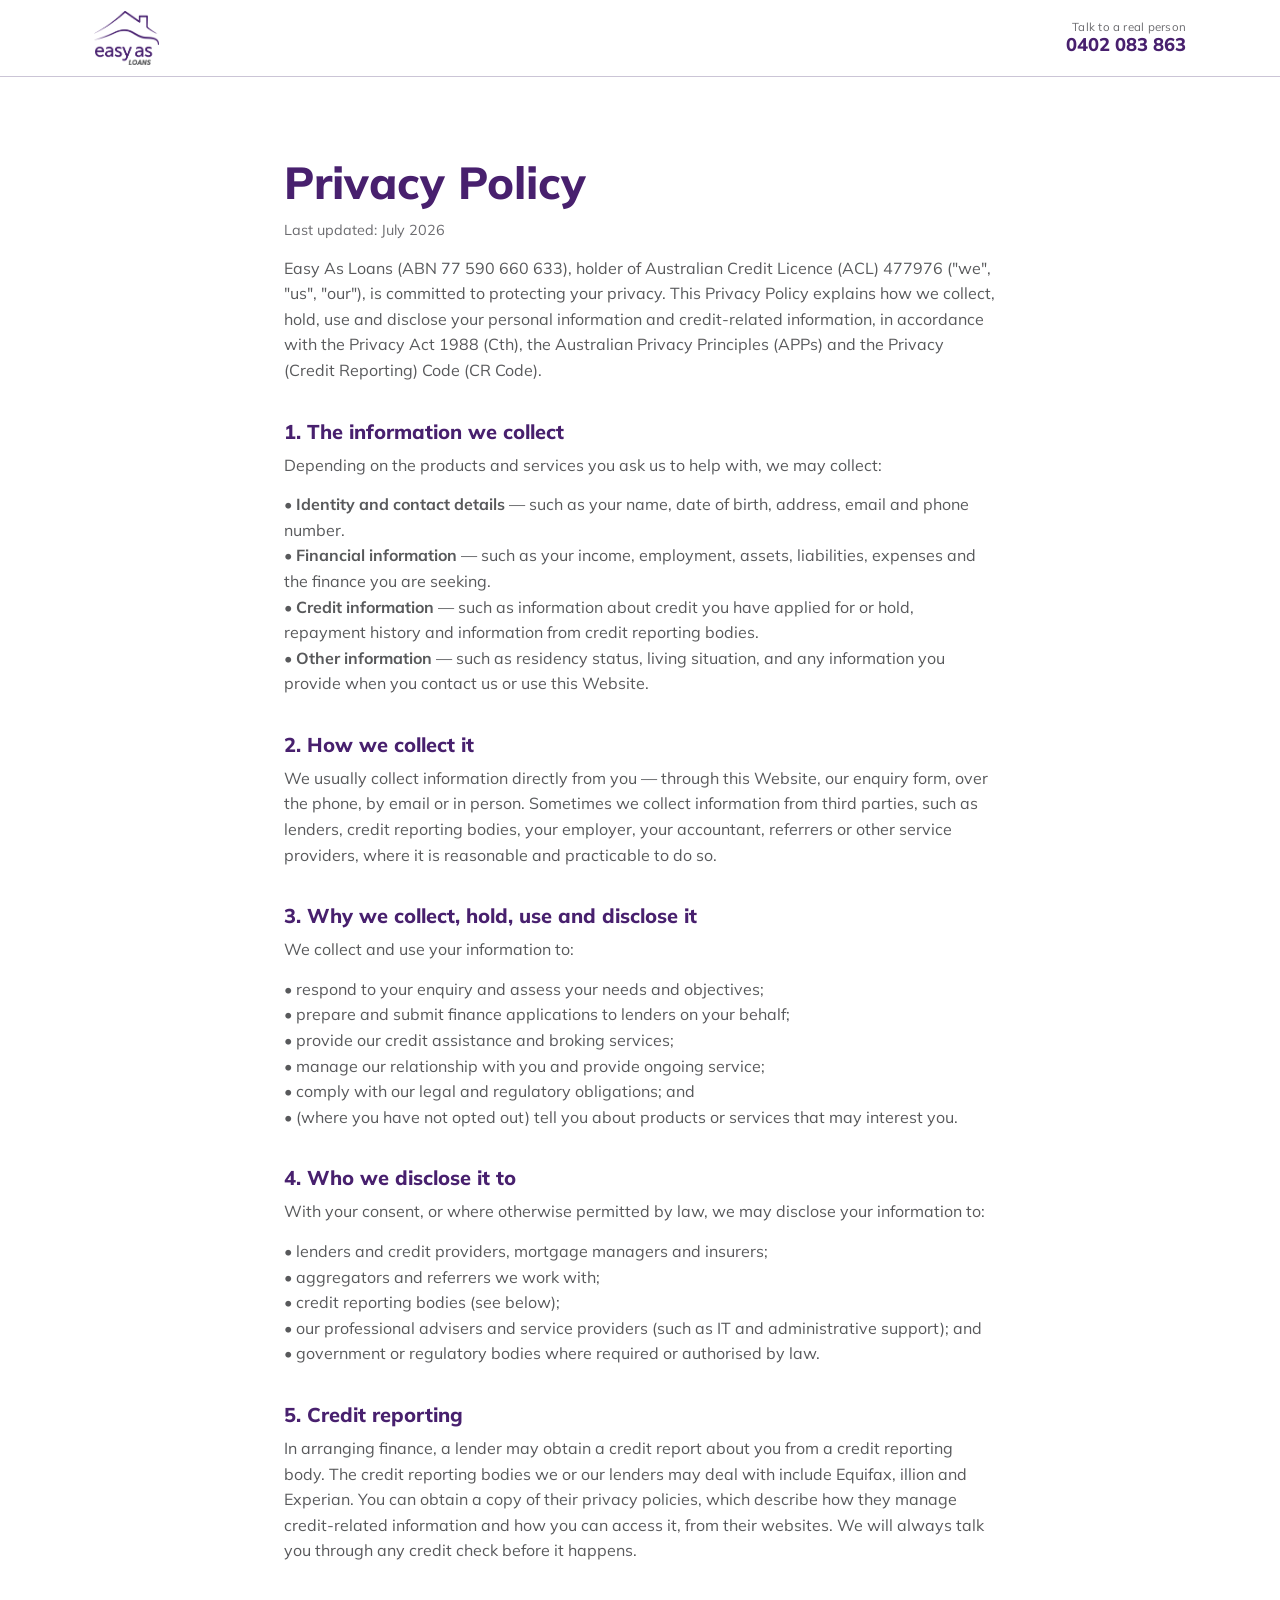
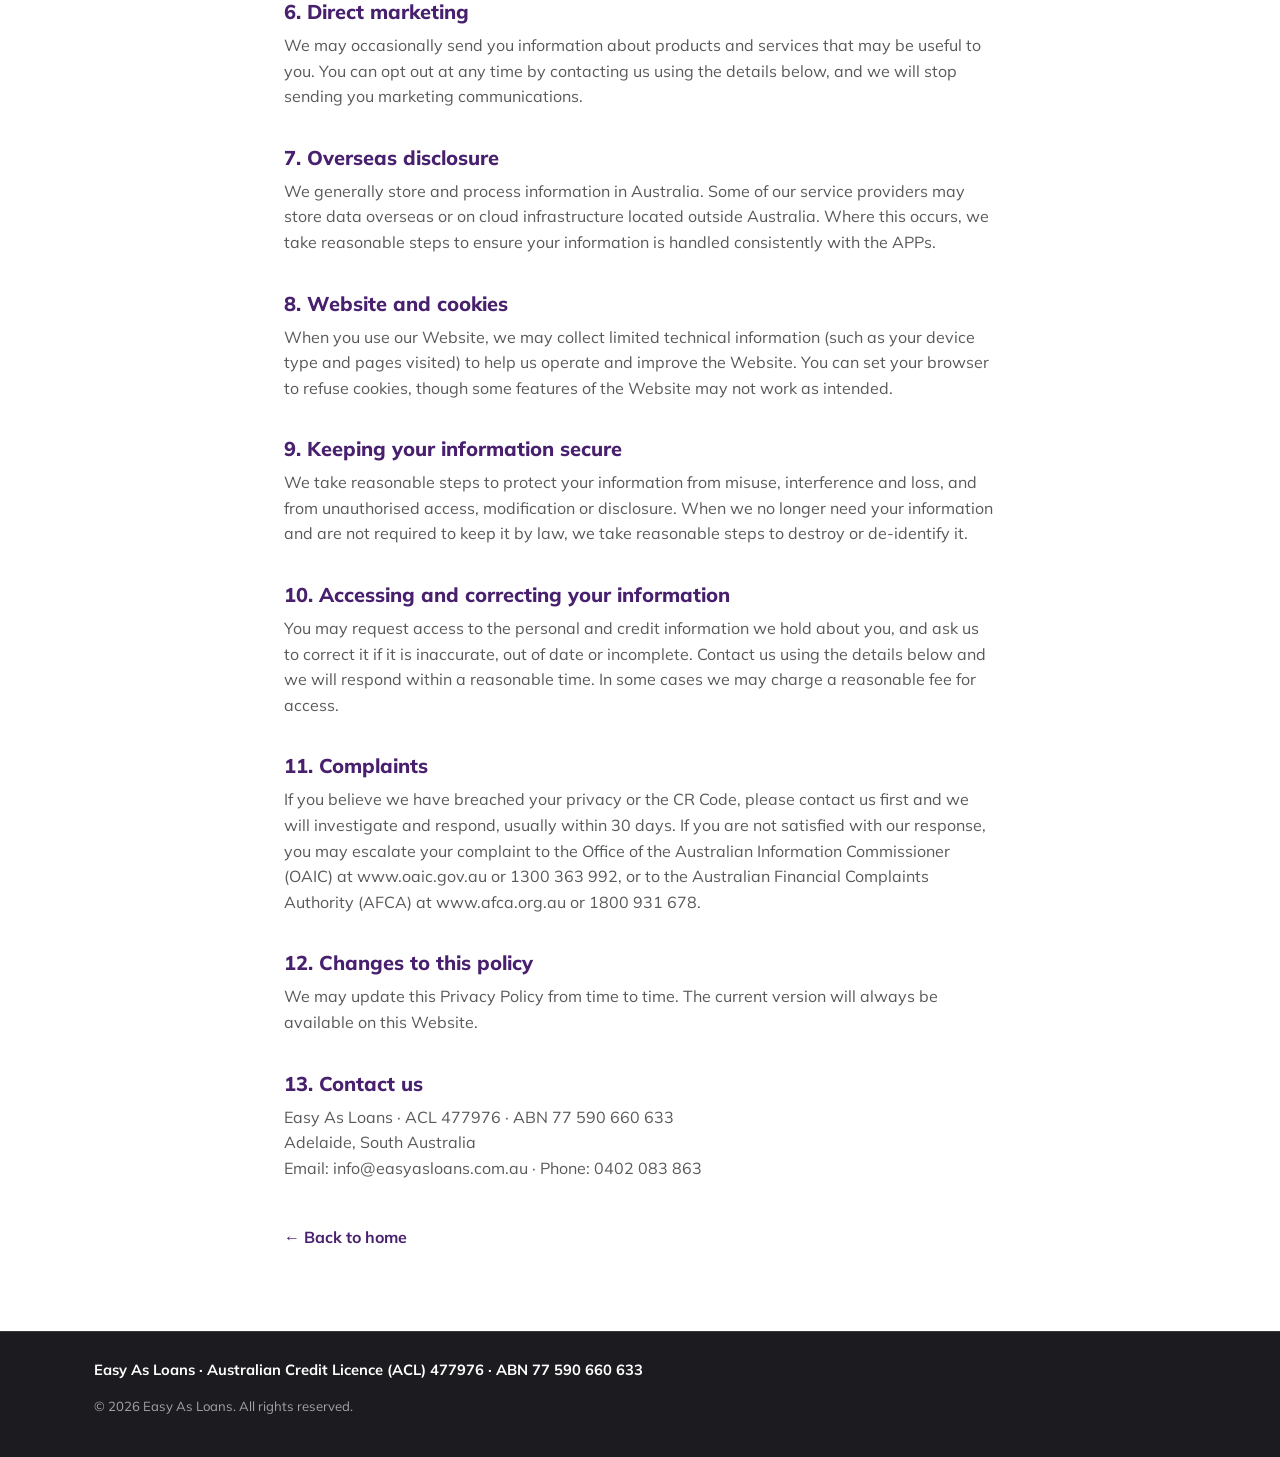
<file: privacy.html>
<!DOCTYPE html>
<html lang="en-AU">
<head>
  <meta charset="UTF-8" />
  <meta name="viewport" content="width=device-width, initial-scale=1.0" />
  <title>Privacy Policy — Easy As Loans</title>
  <meta name="description" content="Privacy Policy for Easy As Loans, Adelaide finance brokers (ACL 477976)." />
  <link rel="canonical" href="https://easyasloans.com.au/privacy.html" />
  <link rel="icon" href="/favicon.ico" sizes="any" />
  <link rel="apple-touch-icon" href="/assets/apple-touch-icon.png" />
  <meta name="theme-color" content="#48206E" />
  <link rel="preconnect" href="https://fonts.googleapis.com" />
  <link rel="preconnect" href="https://fonts.gstatic.com" crossorigin />
  <link href="https://fonts.googleapis.com/css2?family=Mulish:ital,wght@0,400;0,500;0,600;0,700;0,800;0,900;1,800;1,900&display=swap" rel="stylesheet" />
  <link rel="stylesheet" href="styles.css" />
</head>
<body>
  <header class="site-header">
    <div class="container header-inner">
      <a href="index.html" class="logo" aria-label="Easy As Loans home"><img class="logo-img" src="assets/logo.png" alt="Easy As Loans" /></a>
      <div class="header-actions">
        <a class="header-phone" href="tel:+61402083863">
          <span class="header-phone-label">Talk to a real person</span>
          <span class="header-phone-number">0402 083 863</span>
        </a>
      </div>
    </div>
  </header>

  <main class="legal">
    <div class="container legal-inner">
      <h1>Privacy Policy</h1>
      <p class="legal-updated">Last updated: July 2026</p>

      <p>Easy As Loans (ABN 77 590 660 633), holder of Australian Credit Licence (ACL) 477976 ("we", "us", "our"), is committed to protecting your privacy. This Privacy Policy explains how we collect, hold, use and disclose your personal information and credit‑related information, in accordance with the Privacy Act 1988 (Cth), the Australian Privacy Principles (APPs) and the Privacy (Credit Reporting) Code (CR Code).</p>

      <h2>1. The information we collect</h2>
      <p>Depending on the products and services you ask us to help with, we may collect:</p>
      <p>• <strong>Identity and contact details</strong> — such as your name, date of birth, address, email and phone number.<br />
      • <strong>Financial information</strong> — such as your income, employment, assets, liabilities, expenses and the finance you are seeking.<br />
      • <strong>Credit information</strong> — such as information about credit you have applied for or hold, repayment history and information from credit reporting bodies.<br />
      • <strong>Other information</strong> — such as residency status, living situation, and any information you provide when you contact us or use this Website.</p>

      <h2>2. How we collect it</h2>
      <p>We usually collect information directly from you — through this Website, our enquiry form, over the phone, by email or in person. Sometimes we collect information from third parties, such as lenders, credit reporting bodies, your employer, your accountant, referrers or other service providers, where it is reasonable and practicable to do so.</p>

      <h2>3. Why we collect, hold, use and disclose it</h2>
      <p>We collect and use your information to:</p>
      <p>• respond to your enquiry and assess your needs and objectives;<br />
      • prepare and submit finance applications to lenders on your behalf;<br />
      • provide our credit assistance and broking services;<br />
      • manage our relationship with you and provide ongoing service;<br />
      • comply with our legal and regulatory obligations; and<br />
      • (where you have not opted out) tell you about products or services that may interest you.</p>

      <h2>4. Who we disclose it to</h2>
      <p>With your consent, or where otherwise permitted by law, we may disclose your information to:</p>
      <p>• lenders and credit providers, mortgage managers and insurers;<br />
      • aggregators and referrers we work with;<br />
      • credit reporting bodies (see below);<br />
      • our professional advisers and service providers (such as IT and administrative support); and<br />
      • government or regulatory bodies where required or authorised by law.</p>

      <h2>5. Credit reporting</h2>
      <p>In arranging finance, a lender may obtain a credit report about you from a credit reporting body. The credit reporting bodies we or our lenders may deal with include Equifax, illion and Experian. You can obtain a copy of their privacy policies, which describe how they manage credit‑related information and how you can access it, from their websites. We will always talk you through any credit check before it happens.</p>

      <h2>6. Direct marketing</h2>
      <p>We may occasionally send you information about products and services that may be useful to you. You can opt out at any time by contacting us using the details below, and we will stop sending you marketing communications.</p>

      <h2>7. Overseas disclosure</h2>
      <p>We generally store and process information in Australia. Some of our service providers may store data overseas or on cloud infrastructure located outside Australia. Where this occurs, we take reasonable steps to ensure your information is handled consistently with the APPs.</p>

      <h2>8. Website and cookies</h2>
      <p>When you use our Website, we may collect limited technical information (such as your device type and pages visited) to help us operate and improve the Website. You can set your browser to refuse cookies, though some features of the Website may not work as intended.</p>

      <h2>9. Keeping your information secure</h2>
      <p>We take reasonable steps to protect your information from misuse, interference and loss, and from unauthorised access, modification or disclosure. When we no longer need your information and are not required to keep it by law, we take reasonable steps to destroy or de‑identify it.</p>

      <h2>10. Accessing and correcting your information</h2>
      <p>You may request access to the personal and credit information we hold about you, and ask us to correct it if it is inaccurate, out of date or incomplete. Contact us using the details below and we will respond within a reasonable time. In some cases we may charge a reasonable fee for access.</p>

      <h2>11. Complaints</h2>
      <p>If you believe we have breached your privacy or the CR Code, please contact us first and we will investigate and respond, usually within 30 days. If you are not satisfied with our response, you may escalate your complaint to the Office of the Australian Information Commissioner (OAIC) at www.oaic.gov.au or 1300 363 992, or to the Australian Financial Complaints Authority (AFCA) at www.afca.org.au or 1800 931 678.</p>

      <h2>12. Changes to this policy</h2>
      <p>We may update this Privacy Policy from time to time. The current version will always be available on this Website.</p>

      <h2>13. Contact us</h2>
      <p>Easy As Loans · ACL 477976 · ABN 77 590 660 633<br />
      Adelaide, South Australia<br />
      Email: info@easyasloans.com.au · Phone: 0402 083 863</p>

      <a class="back-link" href="index.html">&larr; Back to home</a>
    </div>
  </main>

  <footer class="site-footer">
    <div class="footer-legal">
      <div class="container">
        <p class="footer-licence">Easy As Loans · Australian Credit Licence (ACL) 477976 · ABN 77 590 660 633</p>
        <p class="footer-copy">© <span class="js-year">2026</span> Easy As Loans. All rights reserved.</p>
      </div>
    </div>
  </footer>
  <script src="script.js"></script>
</body>
</html>
</file>
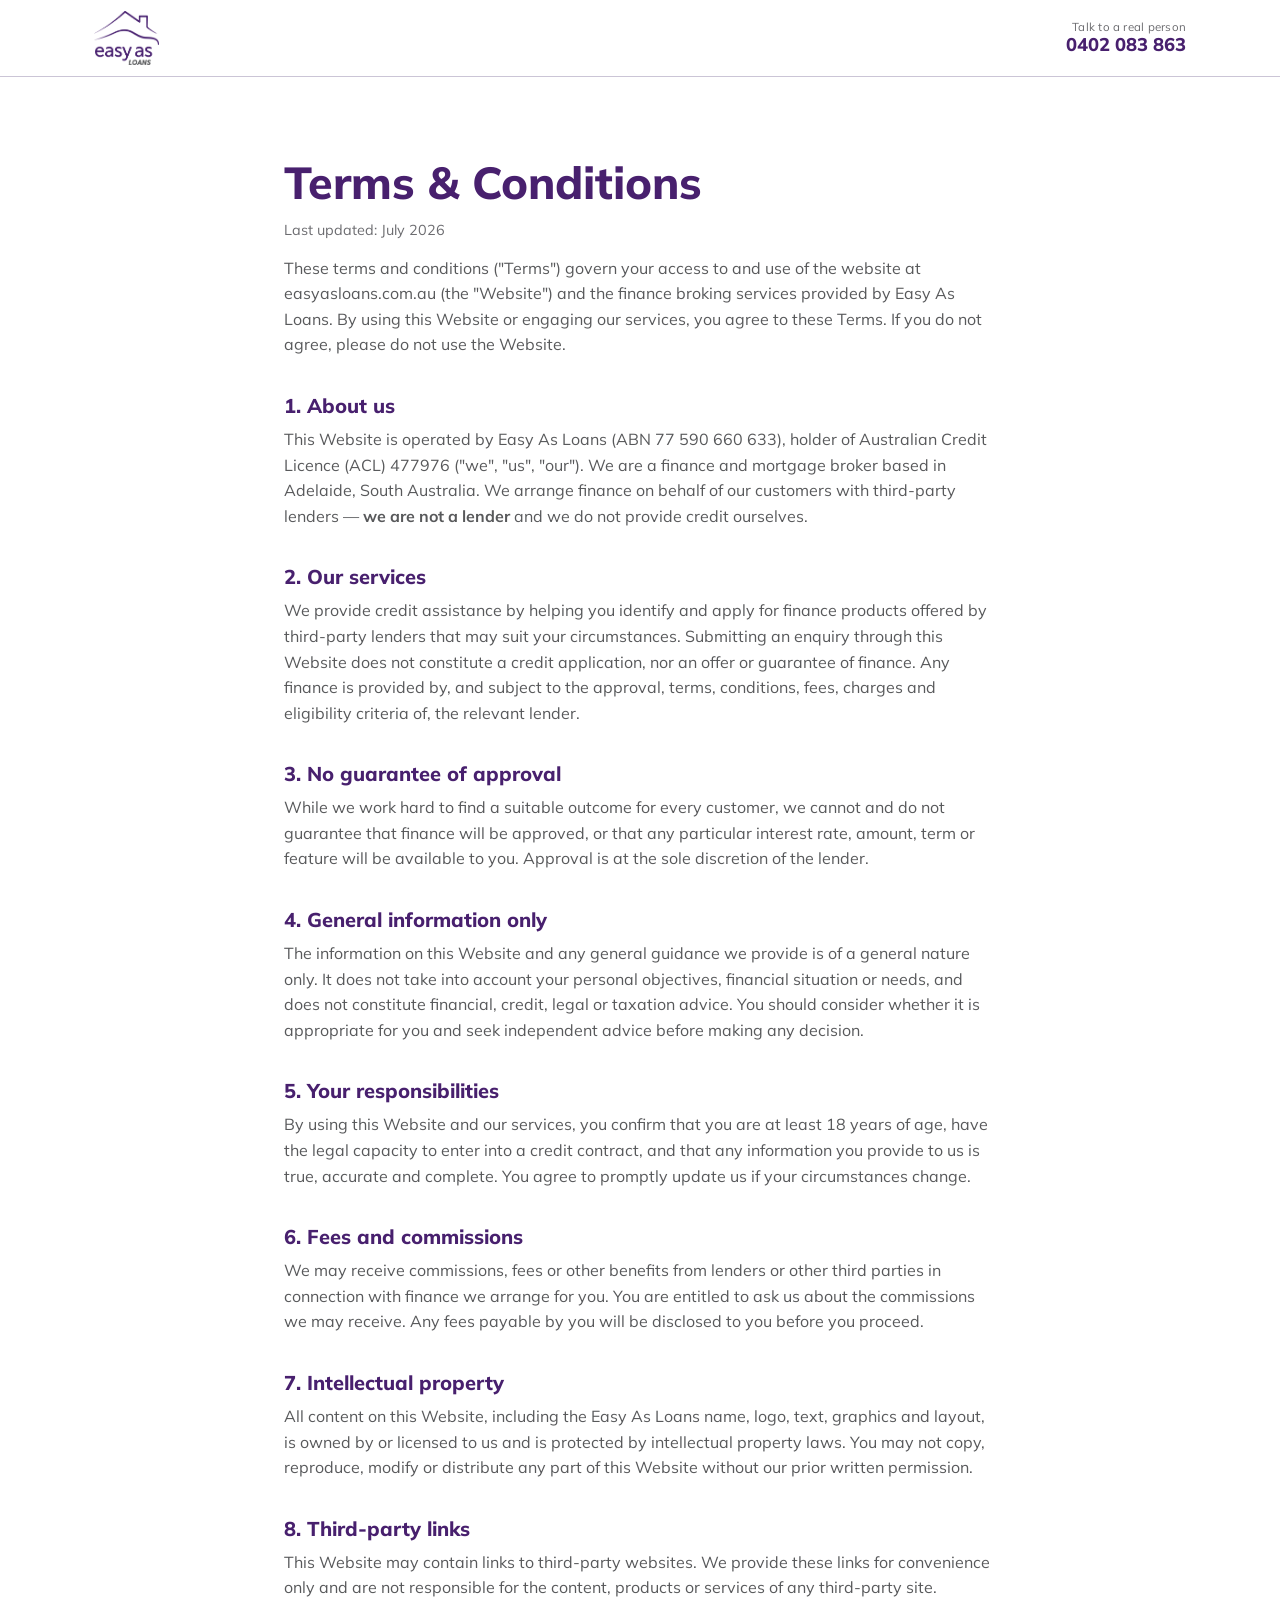
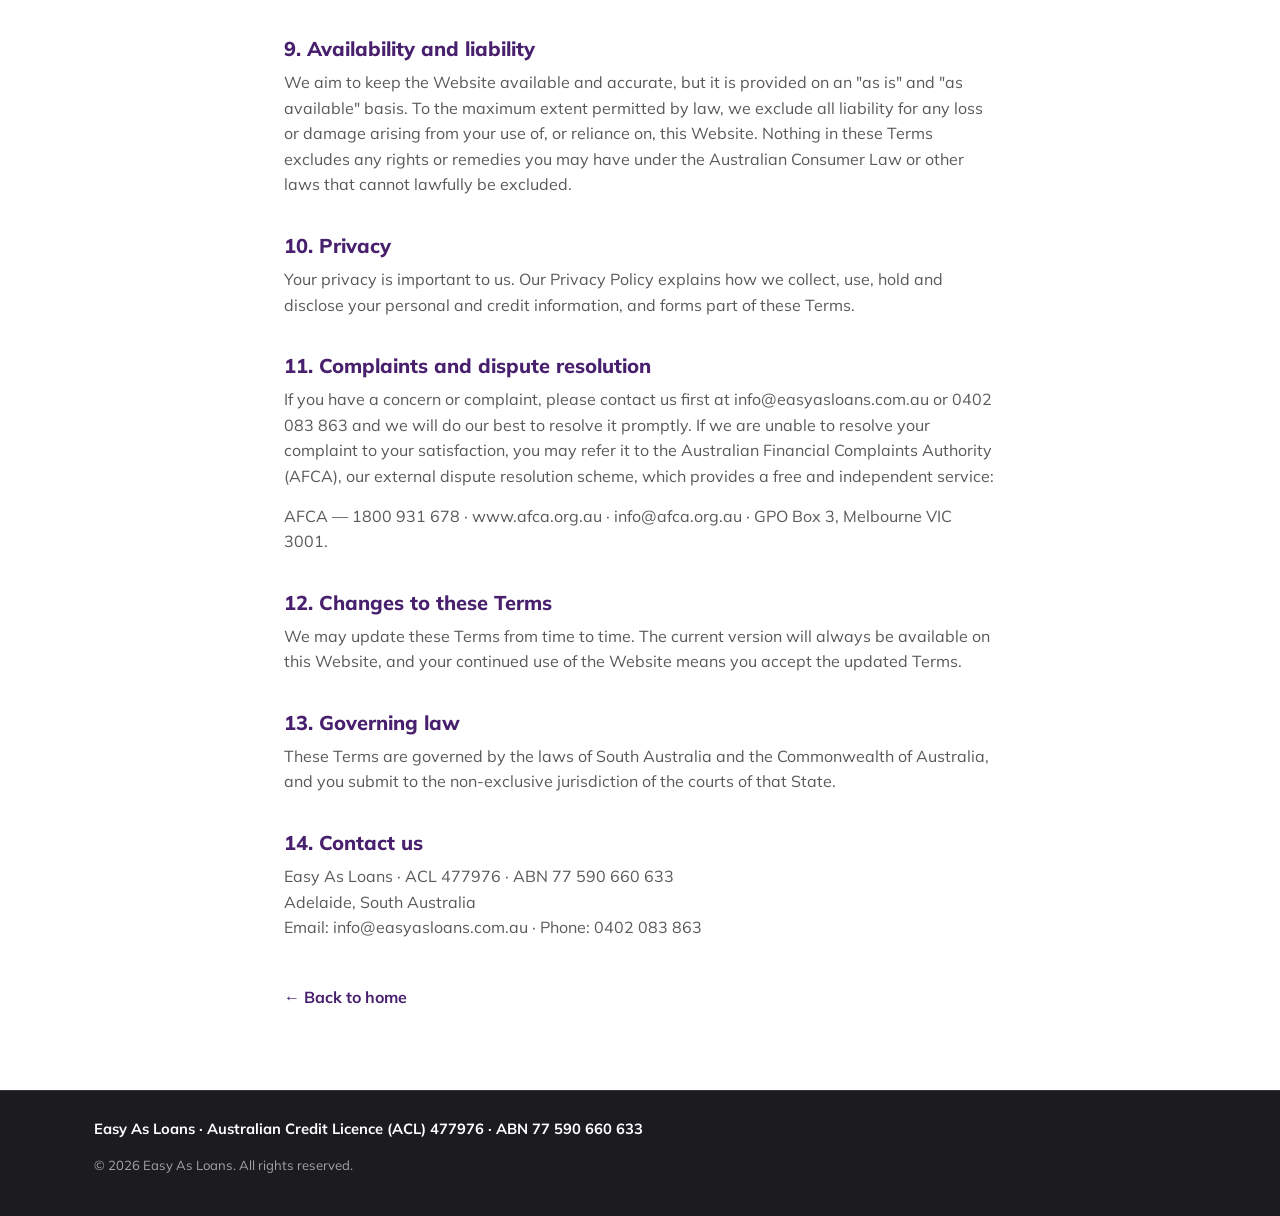
<file: terms.html>
<!DOCTYPE html>
<html lang="en-AU">
<head>
  <meta charset="UTF-8" />
  <meta name="viewport" content="width=device-width, initial-scale=1.0" />
  <title>Terms &amp; Conditions — Easy As Loans</title>
  <meta name="description" content="Website terms and conditions for Easy As Loans, Adelaide finance brokers (ACL 477976)." />
  <link rel="canonical" href="https://easyasloans.com.au/terms.html" />
  <link rel="icon" href="/favicon.ico" sizes="any" />
  <link rel="apple-touch-icon" href="/assets/apple-touch-icon.png" />
  <meta name="theme-color" content="#48206E" />
  <link rel="preconnect" href="https://fonts.googleapis.com" />
  <link rel="preconnect" href="https://fonts.gstatic.com" crossorigin />
  <link href="https://fonts.googleapis.com/css2?family=Mulish:ital,wght@0,400;0,500;0,600;0,700;0,800;0,900;1,800;1,900&display=swap" rel="stylesheet" />
  <link rel="stylesheet" href="styles.css" />
</head>
<body>
  <header class="site-header">
    <div class="container header-inner">
      <a href="index.html" class="logo" aria-label="Easy As Loans home"><img class="logo-img" src="assets/logo.png" alt="Easy As Loans" /></a>
      <div class="header-actions">
        <a class="header-phone" href="tel:+61402083863">
          <span class="header-phone-label">Talk to a real person</span>
          <span class="header-phone-number">0402 083 863</span>
        </a>
      </div>
    </div>
  </header>

  <main class="legal">
    <div class="container legal-inner">
      <h1>Terms &amp; Conditions</h1>
      <p class="legal-updated">Last updated: July 2026</p>

      <p>These terms and conditions ("Terms") govern your access to and use of the website at easyasloans.com.au (the "Website") and the finance broking services provided by Easy As Loans. By using this Website or engaging our services, you agree to these Terms. If you do not agree, please do not use the Website.</p>

      <h2>1. About us</h2>
      <p>This Website is operated by Easy As Loans (ABN 77 590 660 633), holder of Australian Credit Licence (ACL) 477976 ("we", "us", "our"). We are a finance and mortgage broker based in Adelaide, South Australia. We arrange finance on behalf of our customers with third‑party lenders — <strong>we are not a lender</strong> and we do not provide credit ourselves.</p>

      <h2>2. Our services</h2>
      <p>We provide credit assistance by helping you identify and apply for finance products offered by third‑party lenders that may suit your circumstances. Submitting an enquiry through this Website does not constitute a credit application, nor an offer or guarantee of finance. Any finance is provided by, and subject to the approval, terms, conditions, fees, charges and eligibility criteria of, the relevant lender.</p>

      <h2>3. No guarantee of approval</h2>
      <p>While we work hard to find a suitable outcome for every customer, we cannot and do not guarantee that finance will be approved, or that any particular interest rate, amount, term or feature will be available to you. Approval is at the sole discretion of the lender.</p>

      <h2>4. General information only</h2>
      <p>The information on this Website and any general guidance we provide is of a general nature only. It does not take into account your personal objectives, financial situation or needs, and does not constitute financial, credit, legal or taxation advice. You should consider whether it is appropriate for you and seek independent advice before making any decision.</p>

      <h2>5. Your responsibilities</h2>
      <p>By using this Website and our services, you confirm that you are at least 18 years of age, have the legal capacity to enter into a credit contract, and that any information you provide to us is true, accurate and complete. You agree to promptly update us if your circumstances change.</p>

      <h2>6. Fees and commissions</h2>
      <p>We may receive commissions, fees or other benefits from lenders or other third parties in connection with finance we arrange for you. You are entitled to ask us about the commissions we may receive. Any fees payable by you will be disclosed to you before you proceed.</p>

      <h2>7. Intellectual property</h2>
      <p>All content on this Website, including the Easy As Loans name, logo, text, graphics and layout, is owned by or licensed to us and is protected by intellectual property laws. You may not copy, reproduce, modify or distribute any part of this Website without our prior written permission.</p>

      <h2>8. Third‑party links</h2>
      <p>This Website may contain links to third‑party websites. We provide these links for convenience only and are not responsible for the content, products or services of any third‑party site.</p>

      <h2>9. Availability and liability</h2>
      <p>We aim to keep the Website available and accurate, but it is provided on an "as is" and "as available" basis. To the maximum extent permitted by law, we exclude all liability for any loss or damage arising from your use of, or reliance on, this Website. Nothing in these Terms excludes any rights or remedies you may have under the Australian Consumer Law or other laws that cannot lawfully be excluded.</p>

      <h2>10. Privacy</h2>
      <p>Your privacy is important to us. Our <a href="privacy.html">Privacy Policy</a> explains how we collect, use, hold and disclose your personal and credit information, and forms part of these Terms.</p>

      <h2>11. Complaints and dispute resolution</h2>
      <p>If you have a concern or complaint, please contact us first at info@easyasloans.com.au or 0402 083 863 and we will do our best to resolve it promptly. If we are unable to resolve your complaint to your satisfaction, you may refer it to the Australian Financial Complaints Authority (AFCA), our external dispute resolution scheme, which provides a free and independent service:</p>
      <p>AFCA — 1800 931 678 · www.afca.org.au · info@afca.org.au · GPO Box 3, Melbourne VIC 3001.</p>

      <h2>12. Changes to these Terms</h2>
      <p>We may update these Terms from time to time. The current version will always be available on this Website, and your continued use of the Website means you accept the updated Terms.</p>

      <h2>13. Governing law</h2>
      <p>These Terms are governed by the laws of South Australia and the Commonwealth of Australia, and you submit to the non‑exclusive jurisdiction of the courts of that State.</p>

      <h2>14. Contact us</h2>
      <p>Easy As Loans · ACL 477976 · ABN 77 590 660 633<br />
      Adelaide, South Australia<br />
      Email: info@easyasloans.com.au · Phone: 0402 083 863</p>

      <a class="back-link" href="index.html">&larr; Back to home</a>
    </div>
  </main>

  <footer class="site-footer">
    <div class="footer-legal">
      <div class="container">
        <p class="footer-licence">Easy As Loans · Australian Credit Licence (ACL) 477976 · ABN 77 590 660 633</p>
        <p class="footer-copy">© <span class="js-year">2026</span> Easy As Loans. All rights reserved.</p>
      </div>
    </div>
  </footer>
  <script src="script.js"></script>
</body>
</html>
</file>
<file: styles.css>
/* ===================================================================
   Easy As Loans — styles
   Brand: Purple #48206E · Grey #58595B (from brand identity guidelines)
   Type:  Mulish (web), Arial fallback. No gradients. Clean & sharp.
   =================================================================== */

:root {
  --purple: #48206e;
  --purple-dark: #371851;
  --purple-tint: #f5f2f9;
  --purple-line: #e6dff0;
  --grey: #58595b;
  --ink: #2c2c2f;
  --ink-strong: #1a1a1c;  /* near-black for editorial serif titles */
  --muted: #6c6c70;
  --white: #ffffff;
  --cream: #f2f2f4;       /* very light grey page tint */
  --cream-deep: #eaeaee;
  --mint: #2fa877;        /* fresh secondary accent */
  --mint-tint: #e6f4ed;
  --bg-alt: #f2f2f4;      /* very light grey alt-section background */
  --footer-bg: #1c1c20;   /* dark charcoal footer */
  --line: #e7e4ec;
  --border: #b6b6b6;     /* neutral hairline for form controls */
  --track: #d4d4d4;      /* neutral grey for bars/sliders */
  --hero-bg: #efeae0;    /* warm cream hero band */
  --radius: 5px;
  --maxw: 1140px;
  --pad: 24px;
  --font: "Mulish", Arial, "Helvetica Neue", Helvetica, sans-serif;
  --font-display: "Mulish", Arial, "Helvetica Neue", Helvetica, sans-serif;
}

/* ----------------------------- Reset ----------------------------- */
*, *::before, *::after { box-sizing: border-box; }
html { scroll-behavior: smooth; -webkit-text-size-adjust: 100%; }
body {
  margin: 0;
  font-family: var(--font);
  font-weight: 400;
  color: var(--ink);
  background: var(--white);
  line-height: 1.6;
  -webkit-font-smoothing: antialiased;
}
img, svg { display: block; max-width: 100%; }
a { color: inherit; text-decoration: none; }
h1, h2, h3, h4 { margin: 0; line-height: 1.15; color: var(--ink); }
p { margin: 0; }
button { font-family: inherit; cursor: pointer; }

.container { width: 100%; max-width: var(--maxw); margin: 0 auto; padding: 0 var(--pad); }

/* --------------------------- Typography -------------------------- */
.eyebrow {
  text-transform: uppercase;
  letter-spacing: 0.16em;
  font-size: 0.78rem;
  font-weight: 700;
  color: var(--purple);
  margin-bottom: 18px;
}
.section-title {
  font-family: var(--font-display);
  font-size: clamp(1.8rem, 3.4vw, 2.5rem);
  font-weight: 800;
  letter-spacing: -0.02em;
  color: var(--ink-strong);
}
.section-sub {
  margin-top: 14px;
  max-width: 60ch;
  color: var(--muted);
  font-size: 1.05rem;
}

/* ----------------------------- Buttons --------------------------- */
.btn {
  display: inline-flex;
  align-items: center;
  justify-content: center;
  gap: 8px;
  font-weight: 700;
  font-size: 0.95rem;
  line-height: 1;
  padding: 13px 22px;
  border-radius: var(--radius);
  border: 2px solid transparent;
  transition: background-color .15s ease, color .15s ease, border-color .15s ease;
  white-space: nowrap;
}
.btn-lg { padding: 16px 28px; font-size: 1rem; }
.btn-block { width: 100%; }

.btn-primary { background: var(--purple); color: var(--white); border-color: var(--purple); }
.btn-primary:hover { background: var(--purple-dark); border-color: var(--purple-dark); }

.btn-ghost { background: transparent; color: var(--purple); border-color: var(--purple-line); }
.btn-ghost:hover { border-color: var(--purple); background: var(--purple-tint); }

.btn-light { background: var(--white); color: var(--purple); border-color: var(--white); }
.btn-light:hover { background: var(--purple-tint); border-color: var(--purple-tint); }

.btn-outline-light { background: transparent; color: var(--white); border-color: rgba(255,255,255,.55); }
.btn-outline-light:hover { border-color: var(--white); background: rgba(255,255,255,.08); }

/* ------------------------------ Logo ----------------------------- */
.logo { display: inline-flex; align-items: center; gap: 12px; }
/* Real logo image */
.logo-img { height: 54px; width: auto; display: block; }
.logo-img.is-reversed { filter: brightness(0) invert(1); }
.footer-brand .logo-img { height: 66px; margin-bottom: 4px; }
.logo-mark { width: 52px; height: auto; }
.logo-stroke {
  fill: none;
  stroke: var(--purple);
  stroke-width: 6;
  stroke-linecap: round;
  stroke-linejoin: round;
}
.logo-words { display: flex; flex-direction: column; line-height: 1; }
.logo-easy {
  font-weight: 800;
  font-size: 1.7rem;
  letter-spacing: -0.02em;
  color: var(--purple);
}
.logo-loans {
  font-weight: 900;
  font-style: italic;
  font-size: 0.78rem;
  letter-spacing: 0.18em;
  color: var(--grey);
  align-self: flex-end;
  margin-top: 1px;
}
/* Reversed (on purple) */
.logo-reversed .logo-stroke { stroke: var(--white); }
.logo-reversed .logo-easy { color: var(--white); }
.logo-reversed .logo-loans { color: rgba(255,255,255,.85); }

/* ----------------------------- Header ---------------------------- */
.site-header {
  position: sticky;
  top: 0;
  z-index: 50;
  background: rgba(255,255,255,.96);
  backdrop-filter: saturate(140%) blur(6px);
  border-bottom: 1px solid #cbc5d6;
}
.header-inner {
  display: flex;
  align-items: center;
  justify-content: space-between;
  min-height: 76px;
  gap: 18px;
}
.header-actions { display: flex; align-items: center; gap: 18px; }
.header-cta-mob { display: none; }
.header-phone { display: flex; flex-direction: column; text-align: right; line-height: 1.2; }
.header-phone-label { font-size: 0.72rem; color: var(--muted); letter-spacing: .02em; }
.header-phone-number { font-size: 1.15rem; font-weight: 800; color: var(--purple); }
.header-phone:hover .header-phone-number { color: var(--purple-dark); }

/* --------------------- Header on the hero band ------------------- */
.site-header--hero {
  background: var(--hero-bg);
  border-bottom-color: transparent;
  backdrop-filter: none;
}
.site-header--hero.is-stuck {
  background: rgba(255, 255, 255, 0.97);
  border-bottom-color: var(--line);
  backdrop-filter: saturate(140%) blur(6px);
}
.site-nav { display: flex; gap: 28px; }
.site-nav a { font-weight: 700; font-size: 0.95rem; color: var(--ink); }
.site-nav a:hover { color: var(--purple); }

/* ------------------------------ Hero ----------------------------- */
.hero {
  background: var(--white);
  padding: clamp(28px, 4vw, 52px) 0 clamp(56px, 8vw, 96px);
}
.hero-inner {
  display: grid;
  grid-template-columns: 1.05fr 0.95fr;
  align-items: center;
  gap: clamp(32px, 5vw, 64px);
}
.hero-title {
  font-family: var(--font-display);
  font-size: clamp(2.4rem, 5.4vw, 4rem);
  font-weight: 800;
  letter-spacing: -0.03em;
  line-height: 1.05;
  color: var(--ink-strong);
}
.hero-prompt {
  display: flex; align-items: center; gap: 9px;
  margin-top: 30px;
  font-weight: 800; font-size: 1rem; color: var(--ink);
}
.prompt-ico { width: 26px; height: 26px; color: var(--purple); flex: 0 0 auto; }

/* Finance type cards */
.finance-cards {
  display: grid; grid-template-columns: repeat(4, 1fr); gap: 12px;
  margin-top: 14px;
}
.finance-cards--three { grid-template-columns: repeat(3, 1fr); }
/* Illustrated icon images */
.fcard-img { height: 58px; width: auto; max-width: 100%; object-fit: contain; }
.fcard {
  display: flex; flex-direction: column; align-items: center; justify-content: center; gap: 14px;
  padding: 20px 14px; aspect-ratio: 1 / 1; min-width: 0;
  background: var(--white); border: 1px solid #cbc5d6; border-radius: 16px;
  box-shadow: 0 8px 22px rgba(44,32,64,.09);
  font-family: inherit; cursor: pointer; text-align: center;
  transition: box-shadow .16s ease, transform .16s ease;
}
.fcard:hover { box-shadow: 0 14px 30px rgba(44,32,64,.16); transform: translateY(-3px); }
.fcard-ico {
  display: inline-flex; align-items: center; justify-content: center;
  width: 50px; height: 50px; color: var(--purple);
}
.fcard-ico svg { width: 50px; height: 50px; }
.fcard-label { font-weight: 800; font-size: 0.95rem; color: var(--ink); margin-top: 0; }

/* Trust row */
.hero-trust {
  list-style: none; margin: 30px 0 0; padding: 0;
  display: flex; flex-wrap: wrap; gap: 12px 26px;
}
.hero-trust li { display: flex; align-items: center; gap: 9px; font-size: 0.92rem; font-weight: 600; color: var(--grey); }
.trust-ico { height: 22px; width: auto; color: var(--purple); flex: 0 0 auto; }

/* Figure: photo + purple square + accent rays */
.hero-media { display: flex; justify-content: flex-end; }
.hero-figure { position: relative; width: 100%; max-width: 500px; }
.hero-square {
  position: absolute; left: -22px; bottom: -22px;
  width: 62%; height: 70%; background: var(--purple); border-radius: 8px; z-index: 0;
}
.hero-rays { position: absolute; left: -34px; bottom: 18%; width: 60px; height: 70px; color: var(--purple); z-index: 2; }
.hero-img {
  position: relative; z-index: 1;
  width: 100%; aspect-ratio: 5 / 6; object-fit: cover;
  border-radius: 20px 20px 130px 130px;
}

/* ----------------------------- Reviews --------------------------- */
.reviews { padding: clamp(56px, 8vw, 90px) 0; background: var(--white); overflow: hidden; }
.reviews-head { margin-bottom: 44px; }
.reviews-head--center { text-align: center; max-width: 640px; margin-left: auto; margin-right: auto; }
.reviews-head--center .section-sub { margin-left: auto; margin-right: auto; }

/* Staggered wall of customer photos, scrolling infinitely left */
.wall-row { overflow: hidden; width: 100%; height: 560px; --card-w: 232px; }
.wall-track { display: flex; gap: 12px; width: max-content; align-items: center; height: 100%; animation: logos-left 48s linear infinite; }
.wall-col { display: flex; flex-direction: column; gap: 12px; flex: 0 0 auto; width: var(--card-w); }
.wall-card { width: var(--card-w); border-radius: 20px; overflow: hidden; box-shadow: 0 16px 34px rgba(44,32,64,.16); background: var(--purple-tint); }
.wall-card img { width: 100%; height: 100%; object-fit: cover; display: block; }
.wall-card--tall { height: 440px; }
.wall-card--short { height: 215px; }
/* vertical stagger per column */
.wall-col:nth-child(4n+1) { transform: translateY(-34px); }
.wall-col:nth-child(4n+2) { transform: translateY(38px); }
.wall-col:nth-child(4n+3) { transform: translateY(14px); }
.wall-col:nth-child(4n)   { transform: translateY(-22px); }

.reviews-cta { margin-top: 46px; display: flex; flex-direction: column; align-items: center; gap: 14px; text-align: center; }

.marquee {
  position: relative;
  width: 100%;
  overflow: hidden;
}
.marquee-track {
  display: flex;
  gap: 22px;
  width: max-content;
  animation: marquee-scroll 60s linear infinite;
}
@media (hover: hover) {
  .marquee:hover .marquee-track { animation-play-state: paused; }
}

@keyframes marquee-scroll {
  from { transform: translateX(0); }
  to   { transform: translateX(-50%); }
}

.review-card {
  margin: 0;
  width: 300px;
  height: 384px;
  flex: 0 0 auto;
  background: var(--white);
  border: none;
  border-radius: 16px;
  box-shadow: 0 14px 30px rgba(44, 32, 64, 0.12);
  overflow: hidden;
}
.review-photo { width: 100%; height: 100%; object-fit: cover; display: block; }

/* --------------------------- Why choose -------------------------- */
.why { padding: clamp(56px, 8vw, 96px) 0; }
.why-grid {
  margin-top: 44px;
  display: grid;
  grid-template-columns: repeat(3, 1fr);
  gap: 1px;
  background: var(--line);
  border: 1px solid var(--line);
  border-radius: var(--radius);
  overflow: hidden;
}
.why-item { background: var(--white); padding: 30px 28px; }
.why-heading {
  font-size: 1.15rem;
  font-weight: 800;
  color: var(--purple);
  margin-bottom: 10px;
  padding-bottom: 10px;
  border-bottom: 2px solid var(--purple-line);
}
.why-item p { color: var(--grey); font-size: 0.97rem; }

/* ----------------------------- Process --------------------------- */
.process { padding: clamp(56px, 8vw, 96px) 0; background: var(--bg-alt); }
.process-steps {
  list-style: none;
  margin: 44px 0 0;
  padding: 0;
  display: grid;
  grid-template-columns: repeat(4, 1fr);
  gap: 24px;
}
.process-step { background: var(--white); border: 1px solid var(--line); border-radius: var(--radius); padding: 28px 24px; }
.process-num {
  display: inline-block;
  font-size: 1.4rem;
  font-weight: 900;
  font-style: italic;
  color: var(--purple);
  letter-spacing: -0.02em;
  margin-bottom: 14px;
}
.process-heading { font-size: 1.1rem; font-weight: 800; color: var(--ink); margin-bottom: 8px; }
.process-step p { color: var(--grey); font-size: 0.95rem; }

/* --------------------- Hero lede + numbered steps ---------------- */
.hero-lede { margin-top: 18px; max-width: 46ch; font-size: 1.1rem; line-height: 1.6; color: var(--grey); }

.steps { padding: clamp(56px, 8vw, 96px) 0; background: var(--white); }
.steps-head { text-align: center; max-width: 640px; margin: 0 auto; }
.steps-head .section-sub { margin: 14px auto 0; }
.steps-layout { display: grid; grid-template-columns: 1fr 1fr; gap: clamp(32px, 5vw, 60px); align-items: center; margin-top: 46px; }
.steps-media img { width: 100%; height: auto; }
.steps-grid { list-style: none; margin: 0; padding: 0; display: grid; grid-template-columns: 1fr; gap: 30px; }
.step { display: grid; grid-template-columns: 60px 1fr; gap: 18px; align-items: start; text-align: left; }
.step-ico { color: var(--purple); }
.step-ico svg, .step-ico img { height: 56px; width: 56px; object-fit: contain; aspect-ratio: 1 / 1; display: block; }
.step-h { font-size: 1.05rem; font-weight: 400; color: var(--ink); line-height: 1.5; }
.step-n { color: var(--purple); font-weight: 800; margin-right: 5px; }
.steps-cta { margin-top: 50px; display: flex; flex-direction: column; align-items: center; gap: 10px; }
.steps-cta-note { font-size: 0.9rem; color: var(--muted); font-style: italic; font-weight: 400; }

/* ---------------------------- Lender wall ------------------------ */
.lenders { background: var(--white); padding: clamp(44px, 6vw, 70px) 0; border-top: 1px solid var(--line); border-bottom: 1px solid var(--line); overflow: hidden; }
.lenders-kicker { text-align: center; font-weight: 700; font-size: 1rem; color: var(--muted); margin-bottom: 34px; }
.logo-rows { display: flex; flex-direction: column; gap: 18px; }
.logo-row { overflow: hidden; width: 100%; }
.logo-track { display: flex; width: max-content; align-items: center; }
.logo-track--left { animation: logos-left 42s linear infinite; }
.logo-track--right { animation: logos-right 42s linear infinite; }
@keyframes logos-left { from { transform: translateX(0); } to { transform: translateX(-50%); } }
@keyframes logos-right { from { transform: translateX(-50%); } to { transform: translateX(0); } }
.logo-cell { flex: 0 0 auto; display: flex; align-items: center; justify-content: center; height: 54px; padding: 0 clamp(20px, 3vw, 42px); }
.logo-cell img { height: 34px; width: auto; max-width: 150px; object-fit: contain; }
.lenders-title { text-align: center; margin-bottom: 12px; }
.lenders-sub { text-align: center; max-width: 52ch; margin: 0 auto 36px; font-weight: 400; color: var(--muted); font-size: 1.05rem; line-height: 1.6; }
.lenders-cta { margin-top: 40px; display: flex; flex-direction: column; align-items: center; gap: 14px; text-align: center; }
.lenders-cta-note { font-style: italic; font-weight: 400; color: var(--muted); font-size: 0.95rem; }
.lenders-btn { border-radius: 999px; padding: 15px 34px; }

/* ------------------------ Problem / solution --------------------- */
.contrast { padding: clamp(56px, 8vw, 96px) 0; background: var(--white); }
.contrast-head { text-align: center; max-width: 640px; margin: 0 auto; }
.contrast-head .section-sub { margin-left: auto; margin-right: auto; }
.contrast-grid { margin-top: 46px; display: grid; grid-template-columns: 1fr 1fr; gap: 24px; }
.contrast-col { border-radius: 12px; padding: 34px 32px; border: 1px solid var(--line); }
.contrast-old { background: var(--cream); }
.contrast-new { background: var(--purple); border-color: var(--purple); }
.contrast-tag {
  display: inline-block; font-weight: 800; font-size: 0.72rem; letter-spacing: .12em;
  text-transform: uppercase; padding: 7px 13px; border-radius: 999px; margin-bottom: 24px;
}
.contrast-tag-old { background: #e8e1d5; color: var(--muted); }
.contrast-tag-new { background: rgba(255,255,255,.16); color: #fff; }
.contrast-list { list-style: none; margin: 0; padding: 0; display: flex; flex-direction: column; gap: 17px; }
.contrast-list li { position: relative; padding-left: 34px; font-size: 1.02rem; line-height: 1.5; }
.contrast-old .contrast-list li { color: var(--grey); }
.contrast-new .contrast-list li { color: rgba(255,255,255,.92); }
.contrast-list li::before {
  position: absolute; left: 0; top: 0; width: 22px; height: 22px; border-radius: 50%;
  display: flex; align-items: center; justify-content: center; font-size: 0.8rem; font-weight: 900;
}
.contrast-old .contrast-list li::before { content: "\2715"; background: #e2d6d6; color: #a4595e; }
.contrast-new .contrast-list li::before { content: "\2713"; background: rgba(123,224,176,.22); color: #7be0b0; }

/* ----------------------------- Calculator ------------------------ */
.calc { padding: clamp(56px, 8vw, 96px) 0; background: var(--bg-alt); }
.calc-head { text-align: center; max-width: 660px; margin: 0 auto; }
.calc-head .section-sub { margin: 14px auto 0; }
.calc-card {
  margin-top: 46px; display: grid; grid-template-columns: 1.2fr 1fr;
  background: var(--white); border: 1px solid var(--line); border-radius: 16px;
  overflow: hidden; box-shadow: 0 20px 54px rgba(44,32,64,.09);
}
.calc-controls { padding: clamp(28px, 4vw, 44px); display: flex; flex-direction: column; gap: 30px; }
.calc-field { display: flex; flex-direction: column; }
.calc-label-row { display: flex; justify-content: space-between; align-items: baseline; margin-bottom: 14px; gap: 12px; }
.calc-label-row label, .calc-label { font-weight: 800; font-size: 0.98rem; color: var(--ink); }
.calc-muted { color: var(--muted); font-weight: 600; }
.calc-out { font-family: var(--font-display); font-size: 1.4rem; font-weight: 800; color: var(--purple); white-space: nowrap; }
.calc-slider {
  -webkit-appearance: none; appearance: none; width: 100%; height: 6px;
  border-radius: 999px; background: var(--track); outline: none;
}
.calc-slider::-webkit-slider-thumb {
  -webkit-appearance: none; appearance: none; width: 24px; height: 24px; border-radius: 50%;
  background: var(--purple); cursor: pointer; border: 3px solid #fff; box-shadow: 0 2px 7px rgba(0,0,0,.22);
}
.calc-slider::-moz-range-thumb {
  width: 24px; height: 24px; border-radius: 50%;
  background: var(--purple); cursor: pointer; border: 3px solid #fff; box-shadow: 0 2px 7px rgba(0,0,0,.22);
}
.calc-ends { display: flex; justify-content: space-between; margin-top: 10px; font-size: 0.8rem; color: var(--muted); font-weight: 600; }
.calc-freq { display: grid; grid-template-columns: repeat(3, 1fr); gap: 8px; margin-top: 2px; }
.calc-freq-btn {
  padding: 12px 8px; border: 1px solid var(--border); background: #fff; border-radius: 8px;
  font-family: inherit; font-weight: 700; font-size: 0.9rem; color: var(--ink); cursor: pointer;
  transition: background-color .15s ease, color .15s ease, border-color .15s ease;
}
.calc-freq-btn:hover { border-color: var(--purple); }
.calc-freq-btn.is-active { background: var(--purple); border-color: var(--purple); color: #fff; }
.calc-result {
  background: var(--purple); color: #fff; padding: clamp(30px, 4vw, 44px);
  display: flex; flex-direction: column; justify-content: center; text-align: center;
}
.calc-result-label { font-size: 0.95rem; color: rgba(255,255,255,.82); font-weight: 700; }
.calc-result-num { font-family: var(--font-display); font-size: clamp(2.9rem, 6vw, 4rem); font-weight: 800; letter-spacing: -0.02em; line-height: 1; margin: 12px 0 8px; }
.calc-result-sub { font-size: 0.9rem; color: rgba(255,255,255,.82); }
.calc-result .btn { margin-top: 26px; }
.calc-result .btn-primary { background: #fff; color: var(--purple); border-color: #fff; }
.calc-result .btn-primary:hover { background: var(--purple-tint); border-color: var(--purple-tint); }
.calc-disclaimer { margin-top: 16px; font-size: 0.75rem; color: rgba(255,255,255,.64); line-height: 1.5; }

/* ------------------------------- FAQ ----------------------------- */
.faq { padding: clamp(48px, 7vw, 90px) 0; background: var(--bg-alt); }
.faq-inner {
  max-width: 940px;
  background: var(--white);
  border: 1px solid var(--line);
  border-radius: 18px;
  padding: clamp(26px, 4vw, 54px);
  box-shadow: 0 14px 40px rgba(44,32,64,.06);
}
.faq .section-title { margin-bottom: 8px; }
.faq-list { margin-top: 26px; border-top: 1px solid var(--line); }
.faq-item { border-bottom: 1px solid var(--line); }
.faq-item summary {
  list-style: none;
  cursor: pointer;
  padding: 24px 48px 24px 0;
  position: relative;
  font-weight: 800;
  font-size: 1.08rem;
  color: var(--ink-strong);
}
.faq-item summary::-webkit-details-marker { display: none; }
.faq-item summary::after {
  content: "+";
  position: absolute;
  right: 6px;
  top: 50%;
  transform: translateY(-50%);
  font-size: 1.7rem;
  font-weight: 300;
  color: var(--purple);
  line-height: 1;
}
.faq-item[open] summary::after { content: "–"; }
.faq-body { padding: 0 48px 26px 0; }
.faq-body p { color: var(--grey); }

/* ---------------------------- CTA band --------------------------- */
.cta-band { background: var(--purple); color: var(--white); padding: clamp(52px, 7vw, 84px) 0; }
.cta-inner { max-width: 720px; }
.cta-title { font-family: var(--font-display); font-size: clamp(1.8rem, 3.4vw, 2.5rem); font-weight: 800; letter-spacing: -0.02em; color: var(--white); }
.cta-text { margin-top: 12px; color: rgba(255,255,255,.85); font-size: 1.05rem; }
.cta-actions { margin-top: 28px; display: flex; flex-wrap: wrap; gap: 14px; }

/* ----------------------------- Footer ---------------------------- */
.site-footer { background: var(--footer-bg); color: rgba(255,255,255,.72); }
.footer-inner {
  display: grid;
  grid-template-columns: 1.9fr 1fr 1fr 1fr;
  gap: 40px;
  padding-top: 68px;
  padding-bottom: 52px;
}
.footer-tag { margin-top: 18px; max-width: 34ch; color: rgba(255,255,255,.6); font-size: 0.95rem; line-height: 1.6; }
.footer-contact { display: flex; flex-direction: column; gap: 8px; margin-top: 26px; }
.footer-contact a { color: rgba(255,255,255,.85); transition: color .15s ease; }
.footer-contact a:hover { color: var(--white); }
.footer-col { display: flex; flex-direction: column; gap: 12px; }
.footer-h { font-size: 0.92rem; letter-spacing: 0; color: var(--white); font-weight: 800; margin-bottom: 8px; }
.footer-col a { color: rgba(255,255,255,.8); transition: color .15s ease; }
.footer-col a:hover { color: var(--white); }
.footer-static { color: rgba(255,255,255,.6); }

.footer-legal { border-top: 1px solid rgba(255,255,255,.12); padding: 26px 0 40px; }
.footer-licence { font-weight: 700; color: var(--white); font-size: 0.92rem; }
.footer-disclaimer { margin-top: 10px; font-size: 0.82rem; color: rgba(255,255,255,.6); max-width: 90ch; }
.footer-copy { margin-top: 14px; font-size: 0.82rem; color: rgba(255,255,255,.6); }

/* ------------------------------ Modal ---------------------------- */
.modal { position: fixed; inset: 0; z-index: 100; display: flex; align-items: center; justify-content: center; padding: 20px; }
.modal[hidden] { display: none; }
.modal-overlay { position: absolute; inset: 0; background: rgba(28, 16, 44, .55); }
.modal-panel {
  position: relative;
  width: 100%;
  max-width: 560px;
  max-height: calc(100vh - 40px);
  overflow-y: auto;
  background: var(--white);
  border: 1px solid #999;
  border-radius: 3px;
  padding: 40px;
  box-shadow: 0 6px 22px rgba(0,0,0,.18);
}
.modal-close {
  position: absolute; top: 12px; right: 14px;
  width: 36px; height: 36px;
  border: none; background: transparent;
  font-size: 1.9rem; line-height: 1; color: var(--muted);
}
.modal-close:hover { color: var(--purple); }
.modal .btn { border-radius: 2px; }
.modal-title { font-size: 1.6rem; font-weight: 800; color: var(--purple); }
.modal-sub { margin-top: 10px; color: var(--grey); font-size: 0.98rem; }
.modal-sub a { color: var(--purple); font-weight: 700; }

/* ------------------------------- Form ---------------------------- */
.finance-form { margin-top: 24px; display: flex; flex-direction: column; gap: 16px; }
.field { display: flex; flex-direction: column; gap: 6px; }
.field-row { display: grid; grid-template-columns: 1fr 1fr; gap: 16px; }
.field label { font-size: 0.85rem; font-weight: 700; color: var(--ink); }
.req { color: var(--purple); }
.field input, .field select, .field textarea {
  font-family: inherit;
  font-size: 0.98rem;
  color: var(--ink);
  padding: 11px 12px;
  border: 1px solid var(--border);
  border-radius: 2px;
  background: var(--white);
  width: 100%;
}
.field textarea { resize: vertical; }
.field input:focus, .field select:focus, .field textarea:focus {
  outline: none;
  border-color: var(--purple);
}
.field input.invalid, .field select.invalid, .field textarea.invalid { border-color: #c0392b; }
.field-check { display: flex; align-items: flex-start; gap: 10px; font-size: 0.9rem; color: var(--grey); }
.field-check input { margin-top: 3px; width: 16px; height: 16px; accent-color: var(--purple); flex: 0 0 auto; }
.form-foot { font-size: 0.82rem; color: var(--muted); text-align: center; }
.form-error { color: #c0392b; font-size: 0.88rem; font-weight: 700; text-align: center; }

/* ----------------------- Multi-step lead form -------------------- */
.form-top { display: flex; align-items: center; justify-content: space-between; min-height: 28px; margin-bottom: 12px; }
.form-back {
  border: none; background: transparent; padding: 4px 8px 4px 0;
  font-family: inherit; font-weight: 700; font-size: 0.9rem; color: var(--purple);
}
.form-back:hover { color: var(--purple-dark); }
.form-step-label { font-size: 0.78rem; font-weight: 700; letter-spacing: 0.04em; color: var(--muted); text-transform: uppercase; }

.form-progress { height: 4px; background: var(--track); margin-bottom: 28px; }
.form-progress-bar { height: 100%; width: 16%; background: var(--purple); }

.form-step { display: none; }
.form-step.is-active { display: block; }

.step-title { font-size: 1.35rem; font-weight: 800; color: var(--purple); line-height: 1.25; }
.step-sub { margin-top: 8px; color: var(--grey); font-size: 0.96rem; }
.step-actions { margin-top: 24px; }

/* Square options with icons (step 1) */
.opt-grid { display: grid; grid-template-columns: 1fr 1fr; gap: 12px; margin-top: 24px; }
.opt {
  aspect-ratio: 1 / 1;
  display: flex; flex-direction: column; align-items: center; justify-content: center; gap: 16px;
  background: var(--white); border: 1px solid var(--border); border-radius: 2px;
  font-family: inherit; cursor: pointer;
}
.opt:hover { border-color: #6e6e6e; }
.opt.is-selected { background: var(--purple); border-color: var(--purple); }
.opt-icon { width: 56px; height: 56px; color: var(--purple); }
.opt.is-selected .opt-icon { color: var(--white); }
.opt-label { font-weight: 800; font-size: 1.2rem; color: var(--ink); }
.opt.is-selected .opt-label { color: var(--white); }

/* Choice cards (loan type, use) */
.choice-grid { display: grid; gap: 12px; margin-top: 24px; }
.choice-grid.two { grid-template-columns: 1fr 1fr; }
.choice {
  display: flex; flex-direction: column; gap: 5px; text-align: left;
  padding: 18px 18px; min-height: 104px;
  background: var(--white); border: 1px solid var(--border); border-radius: 2px;
  font-family: inherit; cursor: pointer;
}
.choice:hover { border-color: #6e6e6e; }
.choice.is-selected { border-color: var(--purple); background: var(--purple); }
.choice.is-selected .choice-title { color: var(--white); }
.choice.is-selected .choice-desc { color: rgba(255,255,255,.82); }
.choice-title { font-weight: 800; font-size: 1.05rem; color: var(--ink); }
.choice-desc { font-size: 0.88rem; color: var(--muted); }

/* Chips (term, state) */
.chip-grid { display: flex; flex-wrap: wrap; gap: 8px; margin-top: 24px; }
.chip-grid.states { display: grid; grid-template-columns: repeat(4, 1fr); }
.chip {
  padding: 11px 16px; background: var(--white); border: 1px solid var(--border);
  border-radius: 2px; font-family: inherit; font-weight: 700; font-size: 0.95rem;
  color: var(--ink); cursor: pointer;
}
.chip:hover { border-color: #6e6e6e; }
.chip.is-selected { border-color: var(--purple); background: var(--purple); color: var(--white); }

/* Slider (amount, year) */
.slider-value { margin-top: 24px; text-align: center; font-size: 1.8rem; font-weight: 800; color: var(--purple); }
.slider { -webkit-appearance: none; appearance: none; width: 100%; height: 5px; margin-top: 18px; border-radius: 0; background: var(--track); outline: none; }
.slider::-webkit-slider-thumb { -webkit-appearance: none; appearance: none; width: 18px; height: 18px; border-radius: 2px; background: var(--purple); cursor: pointer; border: 1px solid var(--purple-dark); }
.slider::-moz-range-thumb { width: 18px; height: 18px; border-radius: 2px; background: var(--purple); cursor: pointer; border: 1px solid var(--purple-dark); }
.slider-ends { display: flex; justify-content: space-between; margin-top: 12px; font-size: 0.8rem; color: var(--muted); font-weight: 600; }

/* --------------------------- Form success ------------------------ */
.modal-success { text-align: center; padding: 16px 0; }
.success-tick { width: 64px; height: 64px; margin: 0 auto 18px; }
.success-tick svg { width: 100%; height: 100%; }
.success-tick .logo-stroke { stroke: var(--purple); stroke-width: 5; }
.modal-success .btn { margin-top: 22px; }

/* --------------------------- Legal pages ------------------------- */
.legal { padding: clamp(48px, 7vw, 80px) 0; }
.legal-inner { max-width: 760px; }
.legal h1 { font-size: clamp(2rem, 4vw, 2.8rem); font-weight: 800; color: var(--purple); }
.legal .legal-updated { margin-top: 10px; color: var(--muted); font-size: 0.9rem; }
.legal .legal-note {
  margin: 26px 0;
  padding: 16px 20px;
  background: var(--purple-tint);
  border-left: 3px solid var(--purple);
  border-radius: 0 var(--radius) var(--radius) 0;
  color: var(--grey);
  font-size: 0.95rem;
}
.legal h2 { font-size: 1.25rem; font-weight: 800; color: var(--purple); margin: 36px 0 10px; }
.legal p { color: var(--grey); margin-bottom: 14px; }
.legal a.back-link { display: inline-block; margin-top: 30px; font-weight: 700; color: var(--purple); }

/* --------------------------- Accessibility ----------------------- */
:focus-visible { outline: 3px solid var(--purple); outline-offset: 2px; border-radius: 3px; }
.body-lock { overflow: hidden; }

@media (prefers-reduced-motion: reduce) {
  html { scroll-behavior: auto; }
  .marquee-track, .logo-track, .river-track { animation: none; }
}

/* ---------------------------- Responsive ------------------------- */
@media (max-width: 900px) {
  .site-nav { display: none; }
  .hero-inner { grid-template-columns: 1fr; gap: 40px; }
  .hero-media { justify-content: center; }
  .hero-figure { max-width: 440px; }
  .why-grid { grid-template-columns: repeat(2, 1fr); }
  .process-steps { grid-template-columns: repeat(2, 1fr); }
  .footer-inner { grid-template-columns: 1fr 1fr; gap: 32px; }
  .contrast-grid { grid-template-columns: 1fr; }
  .calc-card { grid-template-columns: 1fr; }
  .steps-layout { grid-template-columns: 1fr; gap: 34px; }
  .steps-media { max-width: 440px; margin: 0 auto; }
}
@media (max-width: 640px) {
  .header-phone-label { display: none; }
  .header-actions { gap: 12px; }
  .header-phone-number { font-size: 1rem; }
  .header-cta-desk { display: none; }
  .header-cta-mob { display: inline-flex; padding: 10px 15px; font-size: 0.9rem; }
  .site-header .logo-img { height: 44px; }
  .footer-brand .logo-img { height: 56px; }
  .why-grid { grid-template-columns: 1fr; }
  .process-steps { grid-template-columns: 1fr; }
  .footer-inner { grid-template-columns: 1fr; gap: 28px; }
  .field-row { grid-template-columns: 1fr; }
  .modal-panel { padding: 28px 22px; }
  .cta-actions .btn { width: 100%; }
  .choice-grid.two { grid-template-columns: 1fr; }
  .choice { min-height: 0; padding: 18px; }
  .step-title { font-size: 1.25rem; }
  .slider-value { font-size: 1.9rem; }
  .finance-cards, .finance-cards--three { grid-template-columns: 1fr; gap: 12px; }
  .fcard {
    aspect-ratio: auto; flex-direction: row; align-items: center; justify-content: flex-start;
    gap: 18px; text-align: left; padding: 16px 20px;
  }
  .fcard-img { height: 46px; }
  .fcard-label { font-size: 1.05rem; }
  .hero-trust { flex-direction: column; gap: 12px; }
  .steps-grid { gap: 24px; }
  .step { grid-template-columns: 50px 1fr; gap: 15px; }
  .step-ico svg, .step-ico img { width: 48px; height: 48px; }
  .step-h { font-size: 1.02rem; }
  .logo-track--left { animation-duration: 24s; }
  .logo-track--right { animation-duration: 24s; }
  .logo-cell { height: 46px; padding: 0 22px; }
  .logo-cell img { height: 28px; max-width: 120px; }
  .wall-row { height: 400px; --card-w: 168px; }
  .wall-track { gap: 10px; animation-duration: 34s; }
  .wall-col { gap: 10px; }
  .wall-card { border-radius: 16px; }
  .wall-card--tall { height: 314px; }
  .wall-card--short { height: 152px; }
  .wall-col:nth-child(4n+1) { transform: translateY(-22px); }
  .wall-col:nth-child(4n+2) { transform: translateY(26px); }
  .wall-col:nth-child(4n+3) { transform: translateY(10px); }
  .wall-col:nth-child(4n)   { transform: translateY(-14px); }
  .calc-freq { grid-template-columns: 1fr; }
}
@media (max-width: 380px) {
  .header-phone-number { font-size: 0.92rem; }
  .header-cta-mob { padding: 9px 12px; font-size: 0.85rem; }
}
</file>
<file: admin/admin.css>
/* Easy As Loans — admin dashboard styles (uses brand vars from styles.css) */

body.admin { background: #ffffff; }

/* The [hidden] attribute must win over the display rules below */
.admin-login[hidden], .admin-app[hidden], .drawer[hidden] { display: none !important; }

/* ------------------------------ Login ---------------------------- */
.admin-login { min-height: 100vh; display: flex; align-items: center; justify-content: center; padding: 24px; }
.login-card {
  width: 100%; max-width: 400px; background: var(--white);
  border: 1px solid #e4e0ea; border-radius: 16px; padding: 36px 32px;
  box-shadow: 0 16px 44px rgba(44,32,64,.10);
  display: flex; flex-direction: column; gap: 14px; text-align: center;
}
.login-title { font-size: 1.5rem; font-weight: 800; color: var(--purple); }
.login-sub { color: var(--muted); font-size: 0.95rem; margin-bottom: 6px; }
.login-card .field { text-align: left; }

/* ------------------------------ App bar -------------------------- */
.admin-bar {
  display: flex; align-items: center; justify-content: space-between; gap: 16px;
  background: var(--purple); color: #fff; padding: 14px 24px;
}
.admin-bar-left { display: flex; align-items: center; gap: 14px; }
.admin-bar .logo-easy { color: #fff; font-size: 1.3rem; }
.admin-bar .logo-loans { color: rgba(255,255,255,.8); }
.admin-title { font-weight: 700; color: rgba(255,255,255,.85); }
.admin-bar-right { display: flex; align-items: center; gap: 10px; }
.admin-user { font-size: 0.9rem; font-weight: 800; color: #fff; margin-right: 10px; }
.admin-count { font-size: 0.85rem; color: rgba(255,255,255,.8); margin-right: 4px; }
.admin-bar .btn-ghost { color: #fff; border-color: rgba(255,255,255,.45); background: transparent; }
.admin-bar .btn-ghost:hover { background: rgba(255,255,255,.10); border-color: #fff; }

/* ----------------------------- Toolbar --------------------------- */
.admin-toolbar { display: flex; gap: 12px; padding: 20px 24px 0; max-width: 1200px; margin: 0 auto; width: 100%; }
.admin-search, .admin-filter {
  font-family: inherit; font-size: 0.95rem; padding: 12px 14px;
  border: 1px solid #cbc5d6; border-radius: 10px; background: #fff; color: var(--ink);
}
.admin-search { flex: 1; }
.admin-search:focus, .admin-filter:focus { outline: none; border-color: var(--purple); box-shadow: 0 0 0 3px var(--purple-tint); }

/* ------------------------------ Table ---------------------------- */
.admin-tablewrap { max-width: 1200px; margin: 18px auto 60px; padding: 0 24px; width: 100%; }
.admin-table { width: 100%; border-collapse: collapse; background: #fff; border: 1px solid #ccc; border-radius: 2px; overflow: hidden; }
.admin-table th, .admin-table td { text-align: left; padding: 14px 16px; border-bottom: 1px solid var(--line); font-size: 0.92rem; }
.admin-table th { background: #faf9fc; font-weight: 800; color: var(--grey); font-size: 0.78rem; text-transform: uppercase; letter-spacing: 0.04em; }
.admin-table th.num, .admin-table td.num { text-align: right; }
.admin-table th.sortable { cursor: pointer; user-select: none; }
.admin-table th.sortable:hover { color: var(--purple); }
.admin-table th.sorted-asc::after { content: " ▲"; font-size: 0.7em; }
.admin-table th.sorted-desc::after { content: " ▼"; font-size: 0.7em; }
.admin-table tbody tr { cursor: pointer; }
.admin-table tbody tr:hover { background: #f2f2f2; }
.admin-table tbody tr:last-child td { border-bottom: none; }
.admin-name { font-weight: 700; color: var(--ink); }

.badge { display: inline-block; padding: 3px 10px; border-radius: 99px; font-size: 0.76rem; font-weight: 700; border: 1px solid; color: var(--grey); border-color: var(--border); background: #f4f4f4; }
.badge.st-new                 { color: #1d6fb8; border-color: #bcdcf2; background: #eef6fc; }
.badge.st-attempted-contact-1 { color: #8a5a00; border-color: #f0dcae; background: #fcf5e6; }
.badge.st-attempted-contact-2 { color: #a35400; border-color: #f0cfa0; background: #fbeedd; }
.badge.st-attempted-contact-3 { color: #9a3535; border-color: #e6c3c3; background: #fbeeee; }
.badge.st-converted           { color: #1d7a4d; border-color: #b6e0c8; background: #eaf7f0; }

.admin-empty { text-align: center; color: var(--muted); padding: 40px 0; }

/* ------------------------------ Board ---------------------------- */
.admin-boardwrap { padding: 16px 20px 44px; }
.admin-board { display: flex; gap: 10px; align-items: flex-start; overflow-x: auto; padding-bottom: 12px; }
.col {
  flex: 0 0 300px; background: #f4f4f6; border: 1px solid #e7e4ec;
  border-radius: 12px; border-top: 3px solid #b0b4bb;
}
.col-head { display: flex; align-items: center; justify-content: space-between; padding: 12px 12px 8px; }
.col-title { font-weight: 800; font-size: 0.8rem; text-transform: uppercase; letter-spacing: 0.03em; color: var(--grey); }
.col-count {
  background: #fff; border: 1px solid var(--border); border-radius: 99px;
  min-width: 22px; text-align: center; font-size: 0.74rem; font-weight: 800; color: var(--grey); padding: 1px 7px;
}
.col-body { padding: 0 8px 10px; display: flex; flex-direction: column; gap: 8px; min-height: 44px; }
.col-empty { color: var(--muted); font-size: 0.8rem; text-align: center; padding: 14px 0; }

/* Column accent = coloured TOP BORDER only; columns stay neutral otherwise.
   New + all Attempted Contact = red, Converted = cyan. */
.col.st-new,
.col.st-attempted-contact-1,
.col.st-attempted-contact-2,
.col.st-attempted-contact-3 { border-top-color: #e0695b; }
.col.st-converted { border-top-color: #0aa2c4; }

/* Card accents: coloured icon, coloured-outline amount pill (black text),
   subtle-tint time/state pills (no border, grey/black text inside). */
.col.st-new .lc-icon,
.col.st-attempted-contact-1 .lc-icon,
.col.st-attempted-contact-2 .lc-icon,
.col.st-attempted-contact-3 .lc-icon { color: #e0695b; }
.col.st-new .lc-amount,
.col.st-attempted-contact-1 .lc-amount,
.col.st-attempted-contact-2 .lc-amount,
.col.st-attempted-contact-3 .lc-amount { border-color: #e0695b; }
.col.st-new .lc-time, .col.st-new .lc-state,
.col.st-attempted-contact-1 .lc-time, .col.st-attempted-contact-1 .lc-state,
.col.st-attempted-contact-2 .lc-time, .col.st-attempted-contact-2 .lc-state,
.col.st-attempted-contact-3 .lc-time, .col.st-attempted-contact-3 .lc-state { background: #f9eae7; }

.col.st-converted .lc-icon { color: #0aa2c4; }
.col.st-converted .lc-amount { border-color: #0aa2c4; }
.col.st-converted .lc-time, .col.st-converted .lc-state { background: #e6f2f5; }

/* Dealers column: green accent (a distinct category from the lead columns) */
.col.st-dealers { border-top-color: #2e9e5b; }
.col.st-dealers .lc-icon { color: #2e9e5b; }
.col.st-dealers .lc-amount { border-color: #2e9e5b; }
.col.st-dealers .lc-time, .col.st-dealers .lc-state { background: #e7f4ec; }
.dealer-card .lc-state { font-size: .68rem; letter-spacing: .05em; color: #217a45; }

/* Lead card */
.lead-card {
  display: flex; align-items: stretch; gap: 8px;
  background: #fff; border: 1px solid #e4e0ea; border-radius: 12px; padding: 11px 11px 10px;
  cursor: pointer; box-shadow: 0 2px 6px rgba(44,32,64,.06); transition: box-shadow .15s ease, transform .05s ease;
}
.lead-card:hover { box-shadow: 0 8px 20px rgba(44,32,64,.12); border-color: #cbc5d6; }
.lead-card:active { transform: translateY(1px); }
.lc-main { flex: 1; min-width: 0; }
.lc-top { display: flex; align-items: center; gap: 8px; padding-bottom: 9px; border-bottom: 1px solid #ececf0; }
.lc-icon { color: #5b616b; display: flex; flex: 0 0 auto; }
.lc-icon .li { width: 20px; height: 20px; }
.lc-name {
  font-weight: 800; color: var(--ink); font-size: 0.95rem; flex: 1; text-transform: capitalize;
  overflow: hidden; text-overflow: ellipsis; white-space: nowrap;
}
.lc-amount {
  font-weight: 800; color: #2b2f36; font-size: 0.78rem; border: 1px solid #cdd0d5;
  background: #fff; border-radius: 99px; padding: 2px 10px; white-space: nowrap; flex: 0 0 auto;
}
.lc-rows { margin-top: 9px; display: flex; flex-direction: column; gap: 6px; }
.lc-row { display: flex; align-items: center; gap: 8px; font-size: 0.82rem; }
.lc-k { color: var(--ink); font-weight: 800; flex: 0 0 76px; }
.lc-v { color: var(--ink); font-weight: 600; flex: 1; min-width: 0; overflow: hidden; text-overflow: ellipsis; white-space: nowrap; }
.lc-ri { color: #9aa0a8; display: flex; flex: 0 0 auto; }
.lc-ri svg { width: 15px; height: 15px; }
.lc-foot { margin-top: 10px; display: flex; align-items: center; gap: 8px; }
.lc-time { font-size: 0.72rem; color: var(--muted); background: #eef0f2; border-radius: 99px; padding: 2px 8px; }
.lc-state { font-size: 0.72rem; font-weight: 800; color: var(--grey); background: #eef0f2; border-radius: 99px; padding: 2px 8px; }
/* right-side quick-action strip */
.lc-actions { display: flex; flex-direction: column; gap: 6px; flex: 0 0 auto; padding-left: 8px; border-left: 1px solid #ececf0; }
.lc-act {
  width: 30px; height: 30px; border-radius: 8px; border: 1px solid #e4e0ea; background: #fff;
  display: flex; align-items: center; justify-content: center; color: #6c6c70; cursor: pointer; text-decoration: none;
}
.lc-act:hover { border-color: var(--purple); color: var(--purple); background: var(--purple-tint); }
.lc-act svg { width: 15px; height: 15px; }

/* ------------------------- Card popovers ------------------------- */
.lc-pop {
  position: absolute; z-index: 200; width: 224px; padding: 8px;
  background: #fff; border: 1px solid #e4e0ea; border-radius: 12px;
  box-shadow: 0 14px 38px rgba(44,32,64,.20);
}
.lc-pop[hidden] { display: none; }
.pop-head { font-size: 0.72rem; font-weight: 800; text-transform: uppercase; letter-spacing: 0.05em; color: var(--muted); padding: 4px 6px 8px; }
.pop-item {
  display: flex; align-items: center; gap: 9px; width: 100%; text-align: left;
  background: #fff; border: 1px solid transparent; border-radius: 8px; padding: 8px;
  font-family: inherit; font-size: 0.86rem; font-weight: 700; color: var(--ink); cursor: pointer;
}
.pop-item:hover { background: var(--purple-tint); }
.pop-item.is-current { background: var(--purple-tint); border-color: var(--purple-line); }
.pop-dot { width: 9px; height: 9px; border-radius: 99px; background: #b0b4bb; flex: 0 0 auto; }
.pop-dot.st-new, .pop-dot.st-attempted-contact-1, .pop-dot.st-attempted-contact-2, .pop-dot.st-attempted-contact-3 { background: #e0695b; }
.pop-dot.st-converted { background: #0aa2c4; }
.pop-notes {
  width: 100%; min-height: 96px; resize: vertical; font-family: inherit; font-size: 0.86rem;
  line-height: 1.45; color: var(--ink); padding: 9px 10px; border: 1px solid #cbc5d6; border-radius: 9px;
}
.pop-notes:focus { outline: none; border-color: var(--purple); box-shadow: 0 0 0 3px var(--purple-tint); }
.pop-actions { display: flex; align-items: center; justify-content: space-between; gap: 8px; margin-top: 8px; }
.pop-state { font-size: 0.72rem; color: var(--muted); font-weight: 700; }
.pop-save {
  font-family: inherit; font-weight: 800; font-size: 0.82rem; color: #fff;
  background: var(--purple); border: none; border-radius: 8px; padding: 8px 14px; cursor: pointer;
}
.pop-save:hover { background: var(--purple-dark); }

/* ------------------------------ Drawer --------------------------- */
.drawer { position: fixed; inset: 0; z-index: 100; }
.drawer[hidden] { display: none; }
.drawer-overlay { position: absolute; inset: 0; background: rgba(28,16,44,.5); }
.drawer-panel {
  position: absolute; top: 0; right: 0; height: 100%; width: 100%; max-width: 460px;
  background: #fff; padding: 32px; overflow-y: auto; box-shadow: -10px 0 40px rgba(28,16,44,.2);
  animation: drawer-in .22s ease;
}
@keyframes drawer-in { from { transform: translateX(20px); opacity: .6; } to { transform: none; opacity: 1; } }
.drawer-close { position: absolute; top: 14px; right: 16px; width: 38px; height: 38px; border: none; background: transparent; font-size: 1.9rem; color: var(--muted); border-radius: 6px; cursor: pointer; }
.drawer-close:hover { color: var(--purple); }

.detail-name { font-size: 1.5rem; font-weight: 800; color: #1f2430; }
.detail-meta { color: var(--muted); font-size: 0.85rem; margin-top: 4px; }
.detail-section { margin-top: 24px; }
.detail-section h3 { font-size: 0.76rem; text-transform: uppercase; letter-spacing: 0.06em; color: var(--muted); font-weight: 800; margin-bottom: 10px; }
.detail-row { display: flex; justify-content: space-between; gap: 16px; padding: 9px 0; border-bottom: 1px solid var(--line); font-size: 0.95rem; }
.detail-row .k { color: var(--grey); }
.detail-row .v { font-weight: 700; color: var(--ink); text-align: right; word-break: break-word; }
.detail-row .v a { color: var(--purple); }
.detail-actions { margin-top: 26px; display: flex; align-items: center; gap: 10px; }
.detail-actions label { font-size: 0.85rem; font-weight: 700; color: var(--ink); }
.detail-actions select { font-family: inherit; padding: 11px 13px; border: 1px solid #cbc5d6; border-radius: 10px; font-weight: 700; color: var(--ink); }
.detail-actions select:focus { outline: none; border-color: var(--purple); box-shadow: 0 0 0 3px var(--purple-tint); }
.drawer-panel { border-left: 1px solid #e4e0ea; }
.detail-cta .btn { border-radius: 10px; }
.detail-cta { margin-top: 22px; display: flex; gap: 10px; }
.detail-cta .btn-primary { background: #2b2f36; border-color: #2b2f36; color: #fff; }
.detail-cta .btn-primary:hover { background: #1f2329; border-color: #1f2329; }

/* Auto-saving notes */
.detail-notes { margin-top: 24px; }
.detail-notes h3 { display: flex; align-items: center; gap: 8px; }
.notes-state { font-size: 0.72rem; font-weight: 700; color: var(--muted); text-transform: none; letter-spacing: 0; }
.notes-input {
  width: 100%; min-height: 120px; resize: vertical; font-family: inherit; font-size: 0.92rem;
  line-height: 1.5; color: var(--ink); padding: 12px 13px; border: 1px solid #cbc5d6;
  border-radius: 10px; background: #fff;
}
.notes-input:focus { outline: none; border-color: var(--purple); box-shadow: 0 0 0 3px var(--purple-tint); }

/* Destructive action, set apart from the primary CTAs */
.detail-msg { color: var(--ink); line-height: 1.55; white-space: pre-wrap; font-size: 0.95rem; }
.detail-danger { margin-top: 28px; padding-top: 18px; border-top: 1px solid var(--line); }
.btn-delete {
  font-family: inherit; font-weight: 700; font-size: 0.9rem; cursor: pointer;
  color: #9a3535; background: #fff; border: 1px solid #e0b8b8; border-radius: 10px;
  padding: 10px 16px;
}
.btn-delete:hover { background: #fbeeee; border-color: #c97b7b; }
.btn-delete:disabled { opacity: 0.6; cursor: default; }

@media (max-width: 640px) {
  .admin-boardwrap { padding: 14px 12px 40px; }
  .col { flex-basis: 82vw; }
  .drawer-panel { padding: 26px 20px; }
}

/* Real logo image */
.login-card .logo-img { height: 72px; margin: 0 auto 4px; }
.admin-bar .logo-img { height: 34px; }
</file>
<file: apply.css>
/* ===================================================================
   Easy As Loans — full-page application form (apply.html)
   Matches the finalised homepage system: light-grey backdrop, clean white
   rounded card, #cbc5d6 borders, rounded controls, purple accents.
   Uses tokens from styles.css.
   =================================================================== */

body.apply-page { background: var(--white); }

/* Top bar */
.apply-top { background: #fff; border-bottom: 1px solid #cbc5d6; }
.apply-top .container { display: flex; align-items: center; justify-content: space-between; min-height: 72px; }
.apply-top .logo-img { height: 46px; }
.apply-exit { font-weight: 700; font-size: 0.92rem; color: var(--grey); display: inline-flex; align-items: center; gap: 7px; }
.apply-exit:hover { color: var(--purple); }

/* Shell */
.apply-wrap {
  display: grid; grid-template-columns: 270px minmax(0, 1fr);
  max-width: 1080px; margin: 0 auto; padding: 0 24px;
}

/* Sidebar */
.apply-side { padding: 48px 24px 44px 0; position: sticky; top: 0; align-self: start; }
.apply-back {
  background: none; border: none; font-family: inherit; cursor: pointer;
  color: var(--muted); font-weight: 700; font-size: 0.95rem;
  display: inline-flex; align-items: center; gap: 8px; padding: 4px 0; margin-bottom: 34px;
}
.apply-back:hover { color: var(--purple); }
.apply-steps { list-style: none; margin: 0; padding: 0; display: flex; flex-direction: column; gap: 22px; }
.apply-step { display: flex; align-items: center; gap: 12px; color: var(--muted); font-weight: 600; font-size: 1rem; }
.apply-dot {
  width: 20px; height: 20px; border-radius: 50%; background: #cdc7da; flex: 0 0 auto;
  display: inline-flex; align-items: center; justify-content: center; font-size: 11px; color: #fff;
}
.apply-step.is-active { color: var(--ink-strong); font-weight: 800; }
.apply-step.is-active .apply-dot { background: var(--purple); box-shadow: 0 0 0 4px var(--purple-line); }
.apply-step.is-done { color: var(--ink); }
.apply-step.is-done .apply-dot { background: var(--purple); }
.apply-help { margin-top: 60px; }
.apply-help-h { font-size: 0.8rem; color: var(--muted); font-weight: 700; margin-bottom: 4px; }
.apply-help-num { font-weight: 800; color: var(--purple); font-size: 1.05rem; display: inline-flex; align-items: center; gap: 7px; }

/* Mobile progress (shown < 820px) */
.apply-mobilebar { display: none; }

/* Main / question column */
.apply-main { padding: 48px 0 90px; display: flex; justify-content: center; }
.q {
  width: 100%; max-width: 540px; text-align: center;
}
.q-title { font-size: clamp(1.4rem, 3vw, 1.8rem); font-weight: 800; letter-spacing: -0.02em; color: var(--ink-strong); line-height: 1.22; }
.q-sub { margin-top: 8px; color: var(--muted); font-size: 0.98rem; }
.q-body { margin-top: 30px; text-align: left; }

.btn-continue {
  margin-top: 28px; width: 100%; background: var(--purple); color: #fff; border: none;
  border-radius: 12px; padding: 16px; font-family: inherit; font-weight: 800; font-size: 1rem; cursor: pointer;
  transition: background-color .15s ease;
}
.btn-continue:hover { background: var(--purple-dark); }
.btn-continue:disabled { opacity: 0.5; cursor: default; }
.q-trust { margin-top: 14px; font-size: 0.85rem; color: var(--muted); display: flex; align-items: center; justify-content: center; gap: 7px; }
.credit-ico { width: 18px; height: 18px; color: var(--purple); flex: 0 0 auto; }
.q-error { margin-top: 12px; color: #c0392b; font-weight: 700; font-size: 0.9rem; }

/* Controls */
.amount-field { position: relative; }
.amount-field input {
  width: 100%; font-size: 1.2rem; font-weight: 800; color: var(--ink);
  padding: 15px 16px; border: 1px solid #cbc5d6; border-radius: 12px; background: #fff; font-family: inherit;
}
.amount-field input:focus { outline: none; border-color: var(--purple); box-shadow: 0 0 0 3px var(--purple-tint); }
.range {
  -webkit-appearance: none; appearance: none; width: 100%; height: 6px; margin-top: 22px;
  background: var(--track); border-radius: 99px; outline: none;
}
.range::-webkit-slider-thumb { -webkit-appearance: none; appearance: none; width: 22px; height: 22px; border-radius: 50%; background: var(--purple); border: none; box-shadow: none; cursor: pointer; }
.range::-moz-range-thumb { width: 22px; height: 22px; border-radius: 50%; background: var(--purple); border: none; box-shadow: none; cursor: pointer; }

.optrow { display: grid; grid-template-columns: 1fr 1fr; gap: 12px; }
.optrow.one { grid-template-columns: 1fr; }
.optrow.lastwide .opt-btn:last-child { grid-column: 1 / -1; }
.opt-btn {
  padding: 16px; border: 1px solid #cbc5d6; border-radius: 12px; background: #fff;
  font-family: inherit; font-weight: 700; font-size: 0.97rem; color: var(--ink); cursor: pointer; text-align: center;
  transition: border-color .15s ease, background-color .15s ease, color .15s ease;
}
.opt-btn:hover { border-color: var(--purple); background: var(--purple-tint); }
.opt-btn.is-selected { background: var(--purple); border-color: var(--purple); color: #fff; }

.q-label { display: block; font-weight: 700; font-size: 0.95rem; color: var(--ink); margin: 22px 0 10px; text-align: center; }
.q-field { display: flex; flex-direction: column; gap: 6px; margin-bottom: 4px; }
.q-field > label { font-size: 0.85rem; font-weight: 700; color: var(--ink); }
.q-field.idf { text-align: center; margin-bottom: 18px; gap: 2px; }
.q-field.idf > label { font-size: 1rem; font-weight: 700; }
.q-hint { font-size: 0.82rem; color: var(--muted); margin-bottom: 8px; }
.q-field.idf .q-input { text-align: left; }
.q-input, .q-select {
  width: 100%; font-family: inherit; font-size: 1rem; color: var(--ink);
  padding: 14px; border: 1px solid #cbc5d6; border-radius: 12px; background: #fff;
}
.q-input:focus, .q-select:focus { outline: none; border-color: var(--purple); box-shadow: 0 0 0 3px var(--purple-tint); }
/* Custom dropdown chevron with breathing room from the right edge */
.q-select {
  -webkit-appearance: none; -moz-appearance: none; appearance: none;
  padding-right: 42px;
  background-color: #fff;
  background-image: url("data:image/svg+xml,%3Csvg xmlns='http://www.w3.org/2000/svg' width='12' height='12' viewBox='0 0 12 12'%3E%3Cpath d='M2 4.5l4 4 4-4' fill='none' stroke='%2358595b' stroke-width='2' stroke-linecap='round' stroke-linejoin='round'/%3E%3C/svg%3E");
  background-repeat: no-repeat;
  background-position: right 16px center;
  background-size: 12px;
}
.q-twocol { display: grid; grid-template-columns: 1fr 1fr; gap: 12px; }
.q-consent { display: flex; align-items: flex-start; gap: 10px; margin-top: 16px; font-size: 0.9rem; color: var(--grey); text-align: left; }
.q-consent input { margin-top: 3px; width: 17px; height: 17px; accent-color: var(--purple); flex: 0 0 auto; }

/* Helper bubble */
.helper { display: flex; gap: 12px; align-items: flex-start; background: var(--purple-tint); border: 1px solid var(--purple-line); border-radius: 14px; padding: 14px 16px; margin-top: 28px; text-align: left; }
.helper-av { width: 42px; height: 42px; border-radius: 50%; background: #fff; flex: 0 0 auto; display: flex; align-items: center; justify-content: center; }
.helper-av svg { width: 26px; height: auto; }
.helper-text { font-size: 0.92rem; color: var(--ink); line-height: 1.5; }

/* Success */
.apply-done {
  width: 100%; max-width: 540px; text-align: center;
}
.apply-done .success-tick { width: 68px; height: 68px; margin: 0 auto 18px; }
.apply-done .success-tick svg { width: 100%; height: 100%; }
.apply-done .success-tick .logo-stroke { stroke: var(--purple); stroke-width: 5; fill: none; }
.apply-done h1 { font-size: 1.7rem; font-weight: 800; letter-spacing: -0.02em; color: var(--ink-strong); }
.apply-done p { margin-top: 12px; color: var(--grey); }
.apply-done .btn-continue { max-width: 260px; margin-left: auto; margin-right: auto; }

@media (max-width: 820px) {
  .apply-wrap { grid-template-columns: 1fr; }
  .apply-side { display: none; }
  .apply-mobilebar { display: block; padding: 18px 24px 0; max-width: 560px; margin: 0 auto; }
  .apply-mobilebar .mb-row { display: flex; justify-content: space-between; font-size: 0.8rem; font-weight: 700; color: var(--muted); margin-bottom: 8px; }
  .apply-mobilebar .mb-track { height: 6px; background: var(--track); border-radius: 99px; }
  .apply-mobilebar .mb-fill { height: 100%; background: var(--purple); border-radius: 99px; transition: width .2s ease; }
  .apply-main { padding: 24px 24px 70px; }
}
</file>
<file: dealers.css>
/* Dealer page. Uses the homepage system (styles.css); only page-specific bits here. */

.d-kicker { text-transform: uppercase; letter-spacing: .12em; font-weight: 800; font-size: .8rem; color: var(--purple); margin-bottom: 14px; }
.d-hero-sub { margin-top: 20px; max-width: 46ch; font-size: 1.12rem; line-height: 1.6; color: var(--grey); }
.d-cta-row { display: flex; flex-wrap: wrap; gap: 12px; margin-top: 28px; }

/* Hero photo slideshow (crossfades through the customer photos) */
.hero-slides { position: relative; z-index: 1; width: 100%; aspect-ratio: 5 / 6; }
.hero-slides .hero-img {
  position: absolute; inset: 0; width: 100%; height: 100%; aspect-ratio: auto;
  object-fit: cover; border-radius: 20px 20px 130px 130px;
  opacity: 0; transition: opacity .9s ease;
}
.hero-slides .hero-img.is-active { opacity: 1; }

/* Stats strip */
.d-stats { background: var(--bg-alt); border-top: 1px solid var(--line); border-bottom: 1px solid var(--line); }
.d-stats-grid { display: grid; grid-template-columns: repeat(4, 1fr); gap: 20px; padding: 38px 0; }
.d-stat { text-align: center; }
.d-stat-num { display: block; font-size: clamp(1.8rem, 4vw, 2.7rem); font-weight: 800; color: var(--purple); letter-spacing: -.02em; line-height: 1; }
.d-stat-label { display: block; margin-top: 8px; font-size: .8rem; font-weight: 700; color: var(--muted); text-transform: uppercase; letter-spacing: .05em; }

/* ---- Referral split (creative) ---- */
.d-split { padding: clamp(56px, 8vw, 90px) 0; }
.d-split-inner { display: grid; grid-template-columns: 300px 1fr; gap: clamp(32px, 5vw, 64px); align-items: center; }
.d-split-left { text-align: center; }
.d-split-big { display: block; font-size: clamp(4.5rem, 12vw, 8rem); font-weight: 900; color: var(--purple); line-height: 1; letter-spacing: -.04em; }
.d-split-bigsub { margin: 12px auto 0; color: var(--muted); font-size: 1.05rem; max-width: 22ch; line-height: 1.4; }
.d-split-h2 { font-size: clamp(1.5rem, 3vw, 2.1rem); font-weight: 800; color: var(--ink); line-height: 1.15; }
.d-split-lead { margin: 14px 0 26px; color: var(--grey); font-size: 1.05rem; line-height: 1.6; max-width: 60ch; }
.d-split-bars { display: flex; flex-direction: column; gap: 16px; margin-bottom: 28px; }
.d-split-row { display: grid; grid-template-columns: 170px 1fr; gap: 16px; align-items: center; }
.d-split-name { font-weight: 700; color: var(--ink); font-size: .95rem; }
.d-split-track { position: relative; height: 48px; border-radius: 999px; background: var(--purple-tint); overflow: hidden; }
.d-split-fill { position: absolute; left: 0; top: 0; height: 100%; width: 0; border-radius: 999px; transition: width 1.1s cubic-bezier(.2,.7,.3,1); }
.d-fill-them { background: #d7cfe4; }
.d-fill-you { background: var(--purple); }
.js-split.in .d-fill-them { width: 100%; }
.js-split.in .d-fill-you { width: 50%; }
.d-split-cap { position: absolute; right: 18px; top: 50%; transform: translateY(-50%); font-weight: 800; font-size: .92rem; color: var(--grey); z-index: 2; }
.d-split-cap-you { color: #fff; right: auto; left: 18px; }

/* ---- Roadmap "how it works" ---- */
.d-road { padding: clamp(56px, 8vw, 96px) 0; background: var(--bg-alt); }
.d-road-steps { display: grid; grid-template-columns: repeat(3, 1fr); gap: 24px; margin-top: 46px; }
.d-road-step { text-align: center; position: relative; }
.d-road-badge {
  width: 60px; height: 60px; border-radius: 50%; background: var(--purple); color: #fff;
  font-weight: 800; font-size: 1.15rem; display: flex; align-items: center; justify-content: center;
  margin: 0 auto 22px; position: relative; z-index: 2; box-shadow: 0 0 0 8px var(--bg-alt);
}
.d-road-step:not(:last-child)::after {
  content: ""; position: absolute; top: 30px; left: calc(50% + 42px); right: calc(-50% + 42px);
  border-top: 3px dashed var(--purple-line); z-index: 1;
}
.d-road-card { background: var(--white); border: 1px solid var(--line); border-radius: var(--radius); padding: 24px 22px; }
.d-road-card h3 { font-size: 1.1rem; font-weight: 800; color: var(--ink); margin-bottom: 8px; }
.d-road-card p { color: var(--grey); font-size: .95rem; }

/* Partner form */
.d-formwrap { padding: clamp(56px, 8vw, 96px) 0; }
.d-form-card { max-width: 620px; margin: 0 auto; background: var(--white); border: 1px solid var(--line); border-radius: 8px; padding: clamp(28px, 4vw, 42px); box-shadow: 0 14px 40px rgba(44,32,64,.08); }
.d-form-title { font-size: clamp(1.5rem, 3vw, 2rem); font-weight: 800; color: var(--purple); text-align: center; }
.d-form-sub { text-align: center; color: var(--muted); margin: 8px 0 24px; }
.d-form { display: flex; flex-direction: column; gap: 16px; }
.df-row { display: flex; gap: 16px; }
.df-row .df-field { flex: 1; min-width: 0; }
.df-field { display: flex; flex-direction: column; gap: 6px; }
.df-field label { font-weight: 700; font-size: .9rem; color: var(--ink); }
.df-input { font-family: inherit; font-size: 1rem; padding: 12px 14px; border: 1px solid var(--border); border-radius: var(--radius); background: #fff; color: var(--ink); width: 100%; }
.df-input:focus { outline: none; border-color: var(--purple); box-shadow: 0 0 0 3px var(--purple-tint); }
textarea.df-input { resize: vertical; }
.df-hp { position: absolute; left: -9999px; width: 1px; height: 1px; overflow: hidden; }
.df-error { color: #b23025; font-weight: 700; font-size: .92rem; text-align: center; }
.df-fineprint { text-align: center; color: var(--muted); font-size: .82rem; }
.d-form-done { text-align: center; padding: 16px 0; }
.d-tick { width: 60px; height: 60px; border-radius: 50%; background: var(--purple); color: #fff; display: flex; align-items: center; justify-content: center; margin: 0 auto 16px; font-size: 1.7rem; font-weight: 900; }
.d-form-done h2 { color: var(--purple); font-size: 1.5rem; font-weight: 800; }
.d-form-done p { color: var(--muted); margin-top: 10px; line-height: 1.6; }
.d-form-done a { color: var(--purple); font-weight: 700; }

/* Responsive */
@media (max-width: 820px) {
  .d-split-inner { grid-template-columns: 1fr; gap: 26px; }
  .d-split-left { text-align: left; }
  .d-split-bigsub { margin-left: 0; }
}
@media (max-width: 760px) {
  .d-stats-grid { grid-template-columns: repeat(2, 1fr); gap: 28px 20px; }
  .d-road-steps { grid-template-columns: 1fr; gap: 0; margin-top: 32px; }
  .d-road-step { display: grid; grid-template-columns: 60px 1fr; gap: 18px; text-align: left; padding-bottom: 26px; }
  .d-road-badge { margin: 0; box-shadow: none; }
  .d-road-step:not(:last-child)::after {
    top: 60px; bottom: 6px; left: 28px; right: auto; width: 0;
    border-top: none; border-left: 3px dashed var(--purple-line);
  }
}
@media (max-width: 560px) {
  .df-row { flex-direction: column; gap: 16px; }
  .d-cta-row .btn { width: 100%; }
  .d-split-row { grid-template-columns: 1fr; gap: 6px; }
}
</file>
